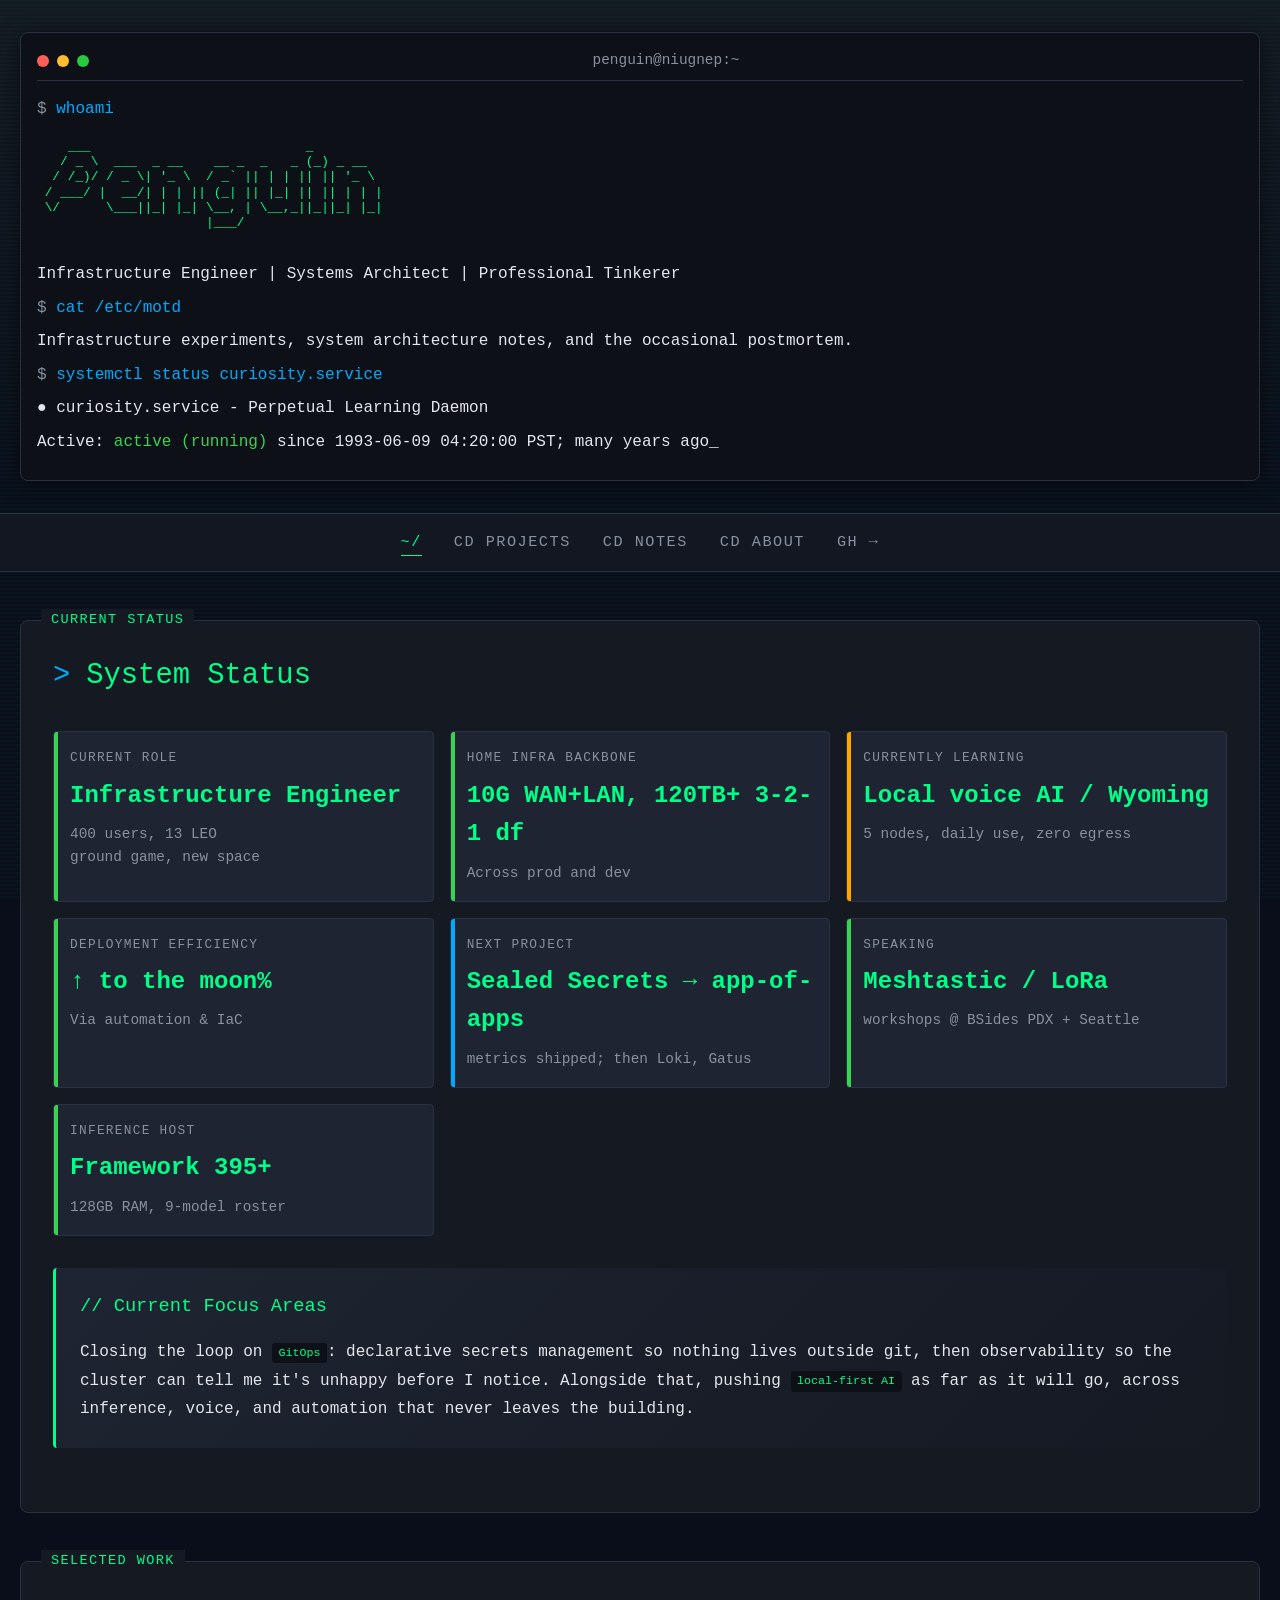
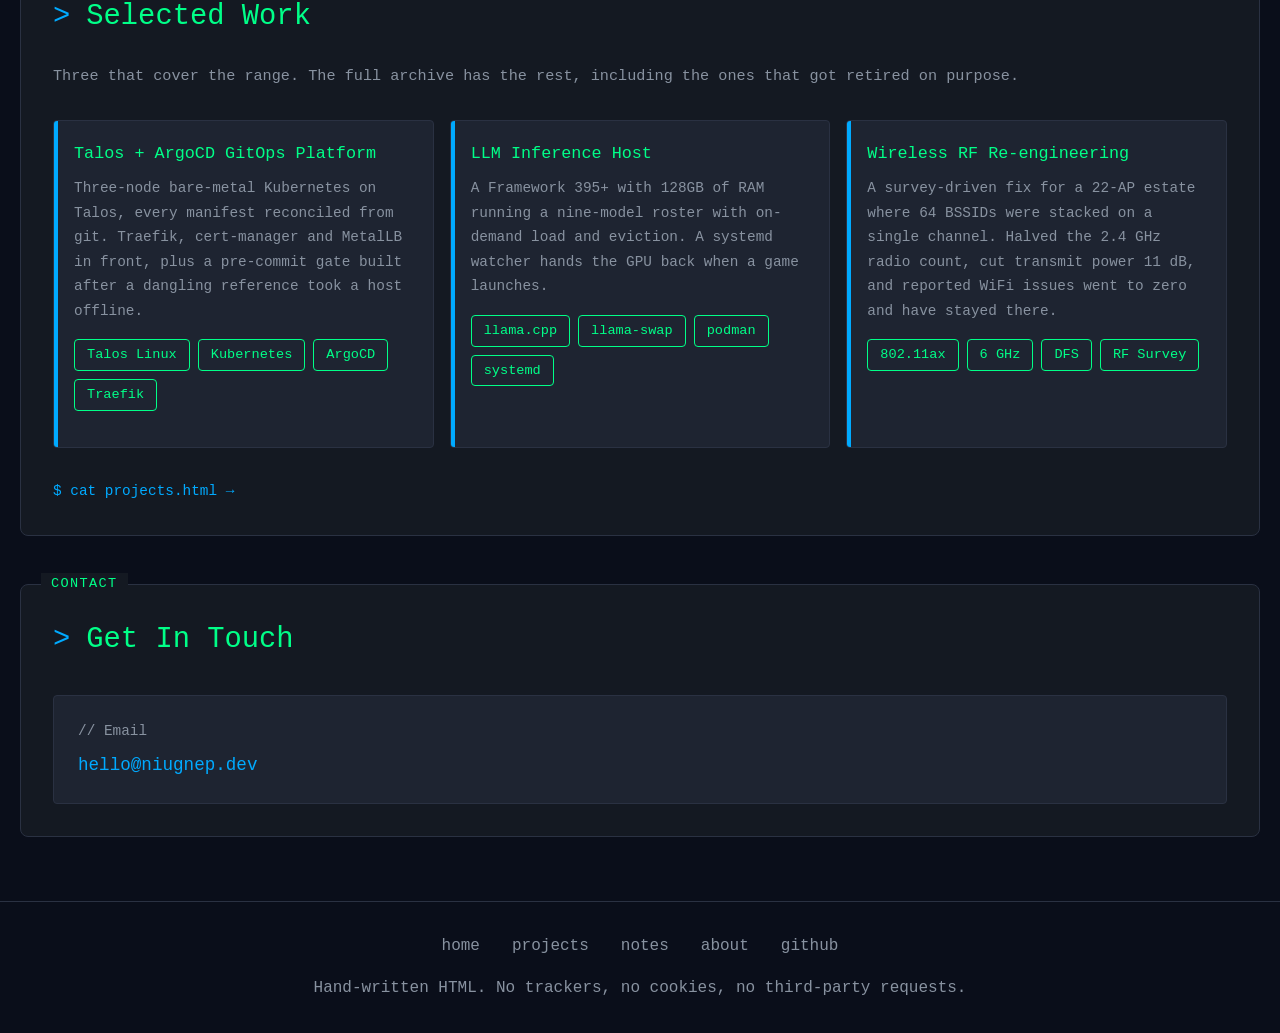
<file: index.html>
<!DOCTYPE html>
<html lang="en">
<head>
    <meta charset="UTF-8">
    <meta http-equiv="Content-Security-Policy" content="default-src 'none'; script-src 'self'; style-src 'self'; img-src 'self' data:; base-uri 'none'; form-action 'none'">
    <meta name="viewport" content="width=device-width, initial-scale=1.0">
    <meta name="robots" content="index, follow, noai, noimageai, max-snippet:-1, max-image-preview:large">
    <meta name="tdm-reservation" content="1">
    <title>niugnep.me | Infrastructure Lab</title>
    <meta name="description" content="Infrastructure engineering, homelab experiments, and system architecture notes.">
    <meta property="og:type" content="website">
    <meta property="og:site_name" content="niugnep.me">
    <meta property="og:title" content="niugnep.me | Infrastructure Lab">
    <meta property="og:description" content="Infrastructure engineering, homelab experiments, and system architecture notes.">
    <meta property="og:url" content="https://niugnep.me/">
    <meta name="twitter:card" content="summary">
    <link rel="icon" href="data:image/svg+xml,%3Csvg%20xmlns='http://www.w3.org/2000/svg'%20viewBox='0%200%2032%2032'%3E%3Crect%20width='32'%20height='32'%20rx='6'%20fill='%230a0e1a'/%3E%3Ctext%20x='16'%20y='23'%20font-family='monospace'%20font-size='18'%20fill='%2300ff88'%20text-anchor='middle'%3E%3E_%3C/text%3E%3C/svg%3E">
    <link rel="stylesheet" href="/style.css">
</head>
<body>
    <div class="matrix-bg"></div>

    <header>
        <div class="container">
            <div class="terminal-header">
                <div class="terminal-bar">
                    <div class="terminal-dots">
                        <span class="dot red"></span>
                        <span class="dot yellow"></span>
                        <span class="dot green"></span>
                    </div>
                    <div class="terminal-title">penguin@niugnep:~</div>
                </div>
                <div class="terminal-content">
                    <div>
                        <span class="prompt">$</span>
                        <span class="command"> whoami</span>
                    </div>
                    <pre class="ascii-art" role="img" aria-label="Penguin">
    ___                            _        
   / _ \  ___  _ __    __ _  _   _ (_) _ __  
  / /_)/ / _ \| '_ \  / _` || | | || || '_ \ 
 / ___/ |  __/| | | || (_| || |_| || || | | |
 \/      \___||_| |_| \__, | \__,_||_||_| |_|
                      |___/                   
                    </pre>
                    <div class="output">Infrastructure Engineer | Systems Architect | Professional Tinkerer</div>
                    <div>
                        <span class="prompt">$</span>
                        <span class="command"> cat /etc/motd</span>
                    </div>
                    <div class="output">Infrastructure experiments, system architecture notes, and the occasional postmortem.</div>
                    <div>
                        <span class="prompt">$</span>
                        <span class="command"> systemctl status curiosity.service</span>
                    </div>
                    <div class="output">● curiosity.service - Perpetual Learning Daemon</div>
                    <div class="output">   Active: <span class="output-ok">active (running)</span> since 1993-06-09 04:20:00 PST; many years ago<span class="blink">_</span></div>
                </div>
            </div>
        </div>
    </header>

    <nav>
        <div class="container">
            <ul>
                <li><a href="/" aria-current="page">~/</a></li>
                <li><a href="/projects.html">cd projects</a></li>
                <li><a href="/notes.html">cd notes</a></li>
                <li><a href="/about.html">cd about</a></li>
                <li><a href="https://github.com/niugnepenguin" target="_blank" rel="noopener">gh →</a></li>
            </ul>
        </div>
    </nav>

    <div class="container">
        <section id="current" class="content-section" data-section="Current Status">
            <h2>System Status</h2>

            <div class="status-grid">
                <div class="status-card">
                    <div class="status-label">Current Role</div>
                    <div class="status-value">Infrastructure Engineer</div>
                    <div class="status-detail">400 users, 13 LEO</div>
                    <div class="status-detail">ground game, new space</div>
                </div>

                <div class="status-card">
                    <div class="status-label">Home Infra Backbone</div>
                    <div class="status-value">10G WAN+LAN, 120TB+ 3-2-1 df</div>
                    <div class="status-detail">Across prod and dev</div>
                </div>

                <div class="status-card learning">
                    <div class="status-label">Currently Learning</div>
                    <div class="status-value">Local voice AI / Wyoming</div>
                    <div class="status-detail">5 nodes, daily use, zero egress</div>
                </div>

                <div class="status-card">
                    <div class="status-label">Deployment Efficiency</div>
                    <div class="status-value">↑ to the moon%</div>
                    <div class="status-detail">Via automation &amp; IaC</div>
                </div>

                <div class="status-card planned">
                    <div class="status-label">Next Project</div>
                    <div class="status-value">Sealed Secrets → app-of-apps</div>
                    <div class="status-detail">metrics shipped; then Loki, Gatus</div>
                </div>

                <div class="status-card">
                    <div class="status-label">Speaking</div>
                    <div class="status-value">Meshtastic / LoRa</div>
                    <div class="status-detail">workshops @ BSides PDX + Seattle</div>
                </div>

                <div class="status-card">
                    <div class="status-label">Inference Host</div>
                    <div class="status-value">Framework 395+</div>
                    <div class="status-detail">128GB RAM, 9-model roster</div>
                </div>
            </div>

            <div class="philosophy-block">
                <h3>// Current Focus Areas</h3>
                <p>Closing the loop on <code>GitOps</code>: declarative secrets management so nothing lives outside git, then observability so the cluster can tell me it's unhappy before I notice. Alongside that, pushing <code>local-first AI</code> as far as it will go, across inference, voice, and automation that never leaves the building.</p>
            </div>
        </section>

        <section id="work" class="content-section" data-section="Selected Work">
            <h2>Selected Work</h2>
            <p class="section-intro">Three that cover the range. The full archive has the rest, including the ones that got retired on purpose.</p>

            <div class="highlight-grid">
                <a class="highlight-card" href="/projects.html#talos-gitops">
                    <h3 class="highlight-title">Talos + ArgoCD GitOps Platform</h3>
                    <p>Three-node bare-metal Kubernetes on Talos, every manifest reconciled from git. Traefik, cert-manager and MetalLB in front, plus a pre-commit gate built after a dangling reference took a host offline.</p>
                    <div class="tech-stack">
                        <span class="tech-badge">Talos Linux</span>
                        <span class="tech-badge">Kubernetes</span>
                        <span class="tech-badge">ArgoCD</span>
                        <span class="tech-badge">Traefik</span>
                    </div>
                </a>

                <a class="highlight-card" href="/projects.html#llm-host">
                    <h3 class="highlight-title">LLM Inference Host</h3>
                    <p>A Framework 395+ with 128GB of RAM running a nine-model roster with on-demand load and eviction. A systemd watcher hands the GPU back when a game launches.</p>
                    <div class="tech-stack">
                        <span class="tech-badge">llama.cpp</span>
                        <span class="tech-badge">llama-swap</span>
                        <span class="tech-badge">podman</span>
                        <span class="tech-badge">systemd</span>
                    </div>
                </a>

                <a class="highlight-card" href="/projects.html#rf-survey">
                    <h3 class="highlight-title">Wireless RF Re-engineering</h3>
                    <p>A survey-driven fix for a 22-AP estate where 64 BSSIDs were stacked on a single channel. Halved the 2.4 GHz radio count, cut transmit power 11 dB, and reported WiFi issues went to zero and have stayed there.</p>
                    <div class="tech-stack">
                        <span class="tech-badge">802.11ax</span>
                        <span class="tech-badge">6 GHz</span>
                        <span class="tech-badge">DFS</span>
                        <span class="tech-badge">RF Survey</span>
                    </div>
                </a>
            </div>

            <div class="section-more">
                <a href="/projects.html">$ cat projects.html →</a>
            </div>
        </section>

        <section id="contact" class="content-section" data-section="Contact">
            <h2>Get In Touch</h2>

            <div class="contact-grid">
                <div class="contact-method">
                    <div class="contact-label">// Email</div>
                    <div class="contact-value">
                        <span id="email-contact"></span>
                    </div>
                </div>
            </div>
        </section>
    </div>

    <footer>
        <div class="container">
            <div class="footer-links">
                <a href="/">home</a>
                <a href="/projects.html">projects</a>
                <a href="/notes.html">notes</a>
                <a href="/about.html">about</a>
                <a href="https://github.com/niugnepenguin" target="_blank" rel="noopener">github</a>
            </div>
            <div>Hand-written HTML. No trackers, no cookies, no third-party requests.</div>
        </div>
    </footer>

    <script src="/email.js"></script>
</body>
</html>
</file>
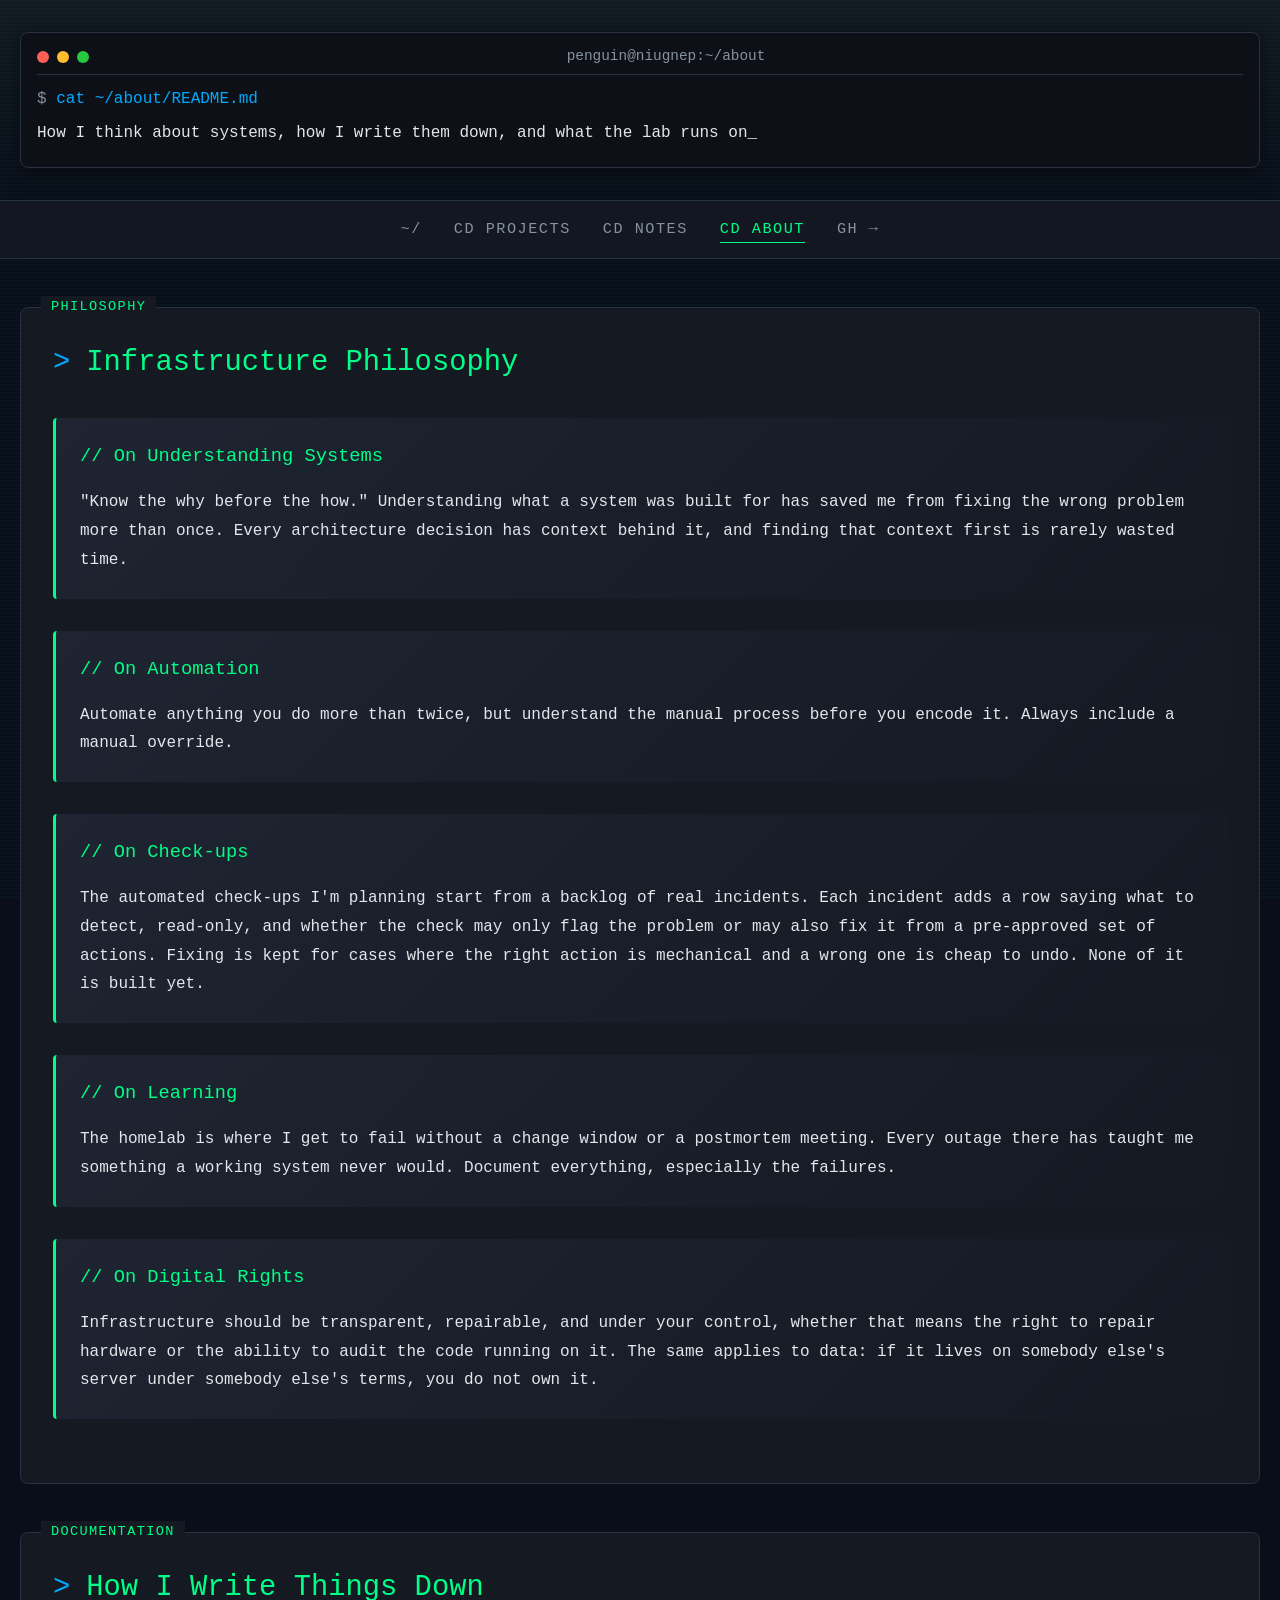
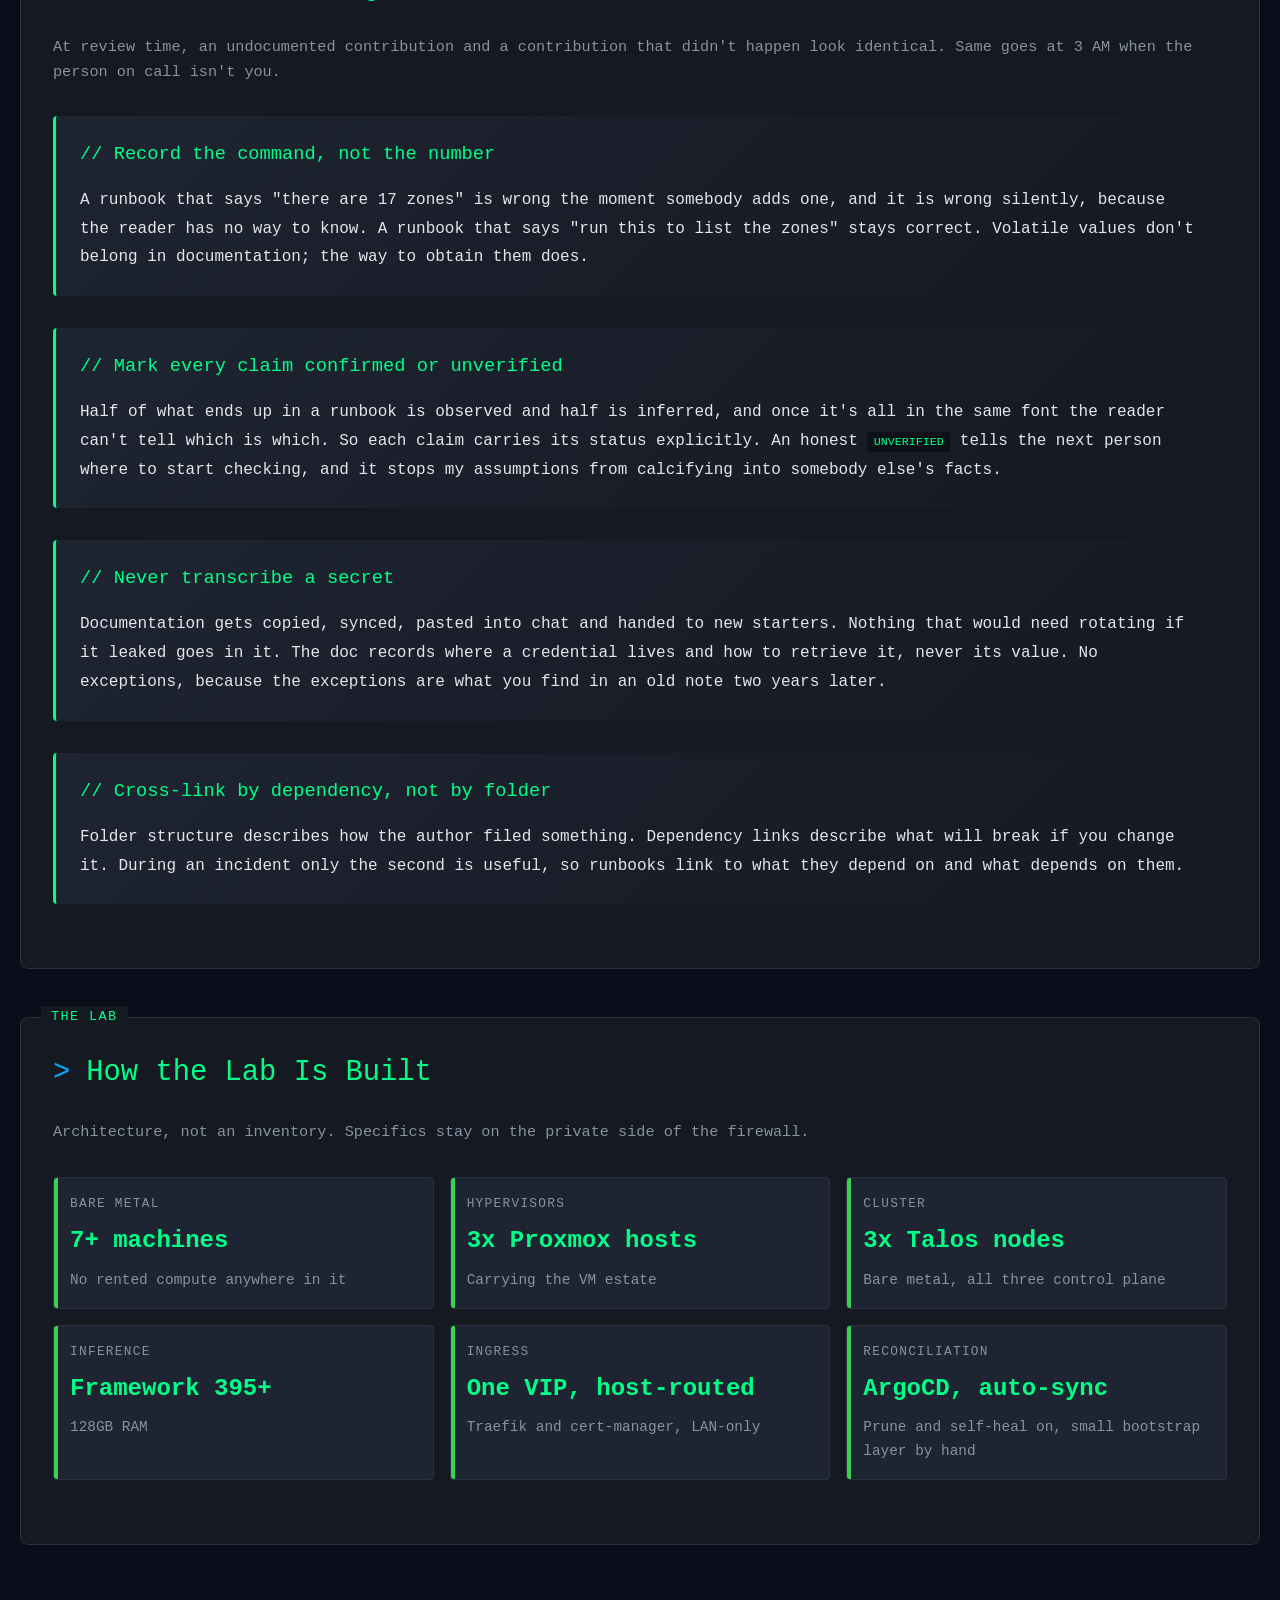
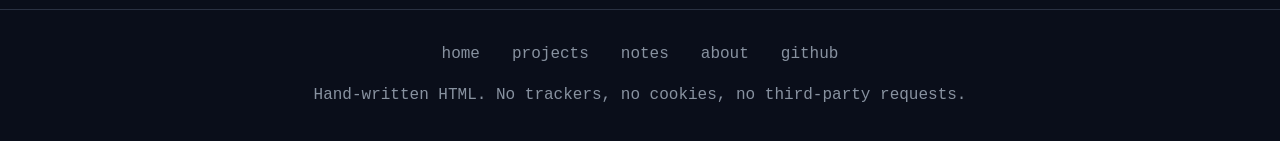
<file: about.html>
<!DOCTYPE html>
<html lang="en">
<head>
    <meta charset="UTF-8">
    <meta http-equiv="Content-Security-Policy" content="default-src 'none'; script-src 'self'; style-src 'self'; img-src 'self' data:; base-uri 'none'; form-action 'none'">
    <meta name="viewport" content="width=device-width, initial-scale=1.0">
    <meta name="robots" content="index, follow, noai, noimageai, max-snippet:-1, max-image-preview:large">
    <meta name="tdm-reservation" content="1">
    <title>About | niugnep.me</title>
    <meta name="description" content="Infrastructure philosophy, documentation conventions, and what the lab is actually built out of.">
    <meta property="og:type" content="website">
    <meta property="og:site_name" content="niugnep.me">
    <meta property="og:title" content="About | niugnep.me">
    <meta property="og:description" content="Infrastructure philosophy, documentation conventions, and what the lab is actually built out of.">
    <meta property="og:url" content="https://niugnep.me/about.html">
    <meta name="twitter:card" content="summary">
    <link rel="icon" href="data:image/svg+xml,%3Csvg%20xmlns='http://www.w3.org/2000/svg'%20viewBox='0%200%2032%2032'%3E%3Crect%20width='32'%20height='32'%20rx='6'%20fill='%230a0e1a'/%3E%3Ctext%20x='16'%20y='23'%20font-family='monospace'%20font-size='18'%20fill='%2300ff88'%20text-anchor='middle'%3E%3E_%3C/text%3E%3C/svg%3E">
    <link rel="stylesheet" href="/style.css">
</head>
<body>
    <div class="matrix-bg"></div>

    <header>
        <div class="container">
            <div class="terminal-header compact">
                <div class="terminal-bar">
                    <div class="terminal-dots">
                        <span class="dot red"></span>
                        <span class="dot yellow"></span>
                        <span class="dot green"></span>
                    </div>
                    <div class="terminal-title">penguin@niugnep:~/about</div>
                </div>
                <div class="terminal-content">
                    <div>
                        <span class="prompt">$</span>
                        <span class="command"> cat ~/about/README.md</span>
                    </div>
                    <div class="output">How I think about systems, how I write them down, and what the lab runs on<span class="blink">_</span></div>
                </div>
            </div>
        </div>
    </header>

    <nav>
        <div class="container">
            <ul>
                <li><a href="/">~/</a></li>
                <li><a href="/projects.html">cd projects</a></li>
                <li><a href="/notes.html">cd notes</a></li>
                <li><a href="/about.html" aria-current="page">cd about</a></li>
                <li><a href="https://github.com/niugnepenguin" target="_blank" rel="noopener">gh →</a></li>
            </ul>
        </div>
    </nav>

    <div class="container">
        <section id="philosophy" class="content-section" data-section="Philosophy">
            <h2>Infrastructure Philosophy</h2>

            <div class="philosophy-block">
                <h3>// On Understanding Systems</h3>
                <p>"Know the why before the how." Understanding what a system was built for has saved me from fixing the wrong problem more than once. Every architecture decision has context behind it, and finding that context first is rarely wasted time.</p>
            </div>

            <div class="philosophy-block">
                <h3>// On Automation</h3>
                <p>Automate anything you do more than twice, but understand the manual process before you encode it. Always include a manual override.</p>
            </div>

            <div class="philosophy-block">
                <h3>// On Check-ups</h3>
                <p>The automated check-ups I'm planning start from a backlog of real incidents. Each incident adds a row saying what to detect, read-only, and whether the check may only flag the problem or may also fix it from a pre-approved set of actions. Fixing is kept for cases where the right action is mechanical and a wrong one is cheap to undo. None of it is built yet.</p>
            </div>

            <div class="philosophy-block">
                <h3>// On Learning</h3>
                <p>The homelab is where I get to fail without a change window or a postmortem meeting. Every outage there has taught me something a working system never would. Document everything, especially the failures.</p>
            </div>

            <div class="philosophy-block">
                <h3>// On Digital Rights</h3>
                <p>Infrastructure should be transparent, repairable, and under your control, whether that means the right to repair hardware or the ability to audit the code running on it. The same applies to data: if it lives on somebody else's server under somebody else's terms, you do not own it.</p>
            </div>
        </section>

        <section id="documentation" class="content-section" data-section="Documentation">
            <h2>How I Write Things Down</h2>
            <p class="section-intro">At review time, an undocumented contribution and a contribution that didn't happen look identical. Same goes at 3 AM when the person on call isn't you.</p>

            <div class="philosophy-block">
                <h3>// Record the command, not the number</h3>
                <p>A runbook that says "there are 17 zones" is wrong the moment somebody adds one, and it is wrong silently, because the reader has no way to know. A runbook that says "run this to list the zones" stays correct. Volatile values don't belong in documentation; the way to obtain them does.</p>
            </div>

            <div class="philosophy-block">
                <h3>// Mark every claim confirmed or unverified</h3>
                <p>Half of what ends up in a runbook is observed and half is inferred, and once it's all in the same font the reader can't tell which is which. So each claim carries its status explicitly. An honest <code>UNVERIFIED</code> tells the next person where to start checking, and it stops my assumptions from calcifying into somebody else's facts.</p>
            </div>

            <div class="philosophy-block">
                <h3>// Never transcribe a secret</h3>
                <p>Documentation gets copied, synced, pasted into chat and handed to new starters. Nothing that would need rotating if it leaked goes in it. The doc records where a credential lives and how to retrieve it, never its value. No exceptions, because the exceptions are what you find in an old note two years later.</p>
            </div>

            <div class="philosophy-block">
                <h3>// Cross-link by dependency, not by folder</h3>
                <p>Folder structure describes how the author filed something. Dependency links describe what will break if you change it. During an incident only the second is useful, so runbooks link to what they depend on and what depends on them.</p>
            </div>
        </section>

        <section id="uses" class="content-section" data-section="The Lab">
            <h2>How the Lab Is Built</h2>
            <p class="section-intro">Architecture, not an inventory. Specifics stay on the private side of the firewall.</p>

            <div class="status-grid">
                <div class="status-card">
                    <div class="status-label">Bare Metal</div>
                    <div class="status-value">7+ machines</div>
                    <div class="status-detail">No rented compute anywhere in it</div>
                </div>

                <div class="status-card">
                    <div class="status-label">Hypervisors</div>
                    <div class="status-value">3x Proxmox hosts</div>
                    <div class="status-detail">Carrying the VM estate</div>
                </div>

                <div class="status-card">
                    <div class="status-label">Cluster</div>
                    <div class="status-value">3x Talos nodes</div>
                    <div class="status-detail">Bare metal, all three control plane</div>
                </div>

                <div class="status-card">
                    <div class="status-label">Inference</div>
                    <div class="status-value">Framework 395+</div>
                    <div class="status-detail">128GB RAM</div>
                </div>

                <div class="status-card">
                    <div class="status-label">Ingress</div>
                    <div class="status-value">One VIP, host-routed</div>
                    <div class="status-detail">Traefik and cert-manager, LAN-only</div>
                </div>

                <div class="status-card">
                    <div class="status-label">Reconciliation</div>
                    <div class="status-value">ArgoCD, auto-sync</div>
                    <div class="status-detail">Prune and self-heal on, small bootstrap layer by hand</div>
                </div>
            </div>
        </section>

    </div>

    <footer>
        <div class="container">
            <div class="footer-links">
                <a href="/">home</a>
                <a href="/projects.html">projects</a>
                <a href="/notes.html">notes</a>
                <a href="/about.html">about</a>
                <a href="https://github.com/niugnepenguin" target="_blank" rel="noopener">github</a>
            </div>
            <div>Hand-written HTML. No trackers, no cookies, no third-party requests.</div>
        </div>
    </footer>
</body>
</html>
</file>
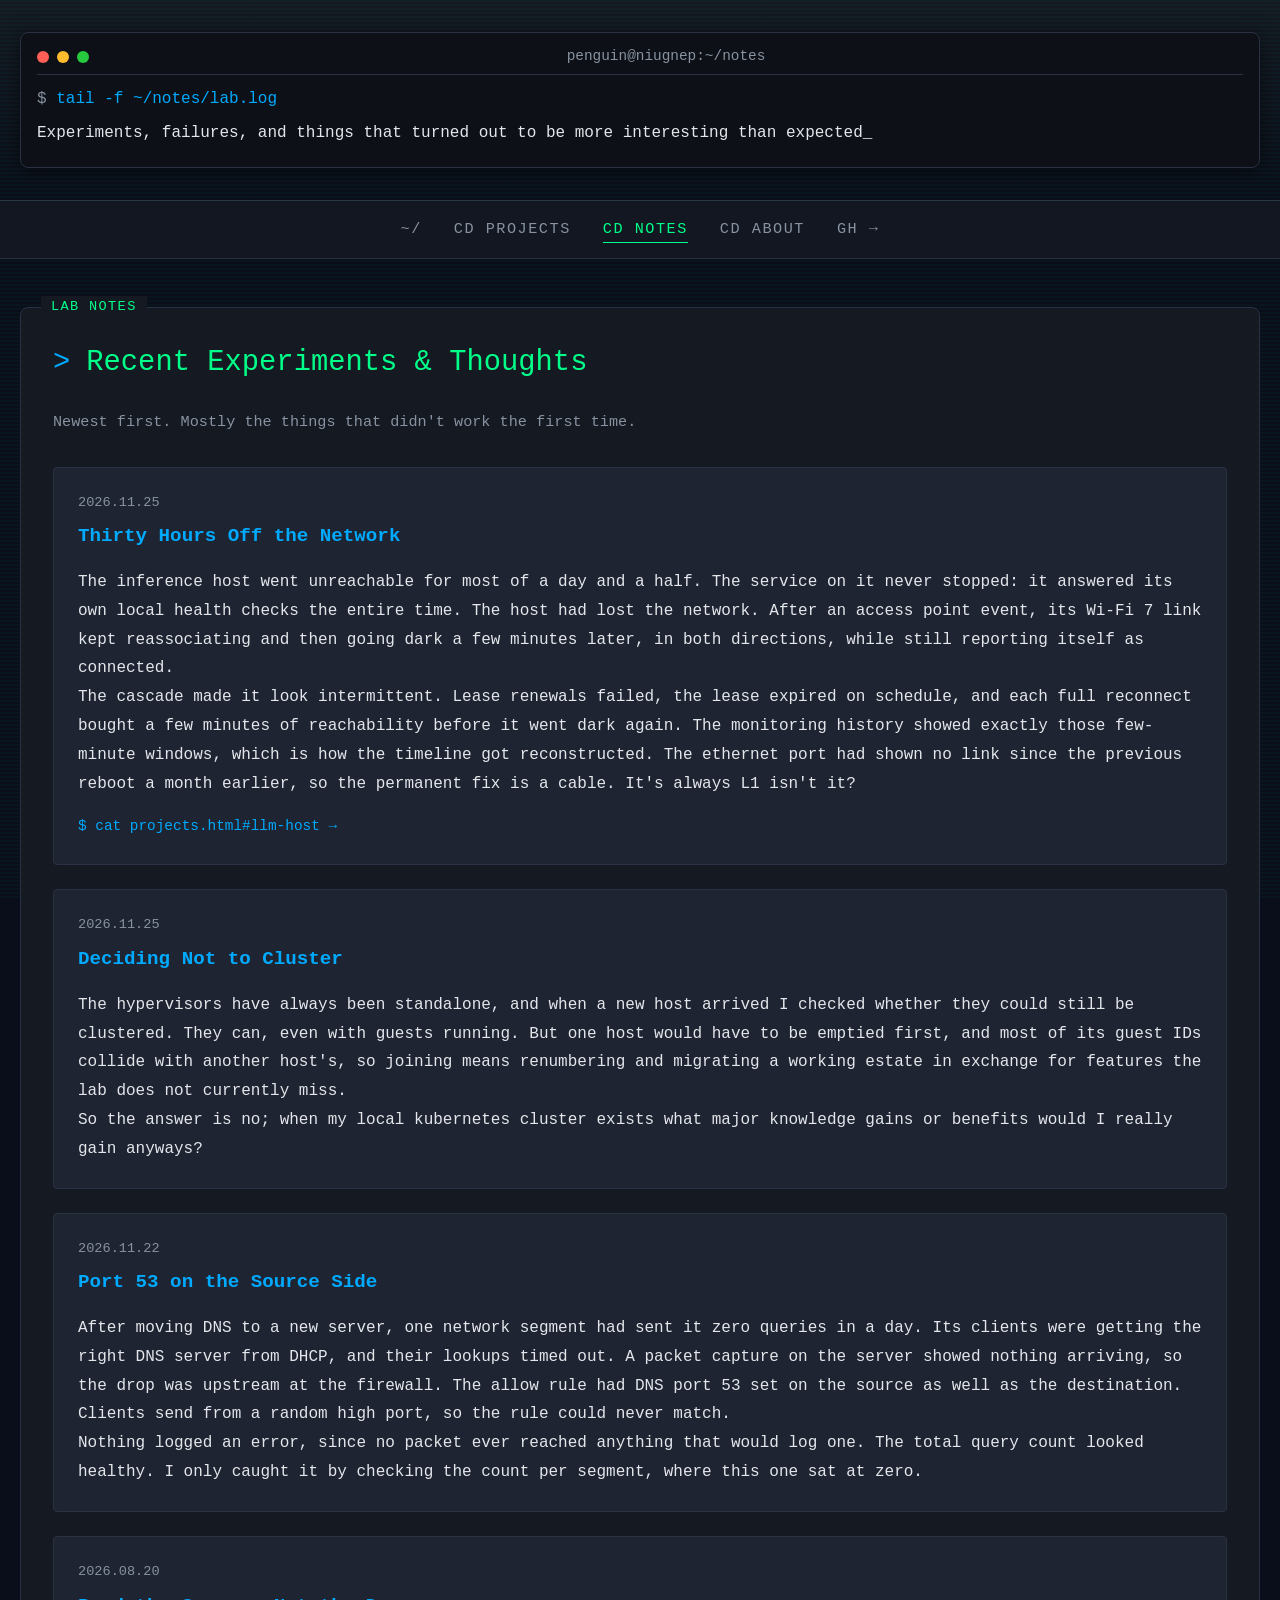
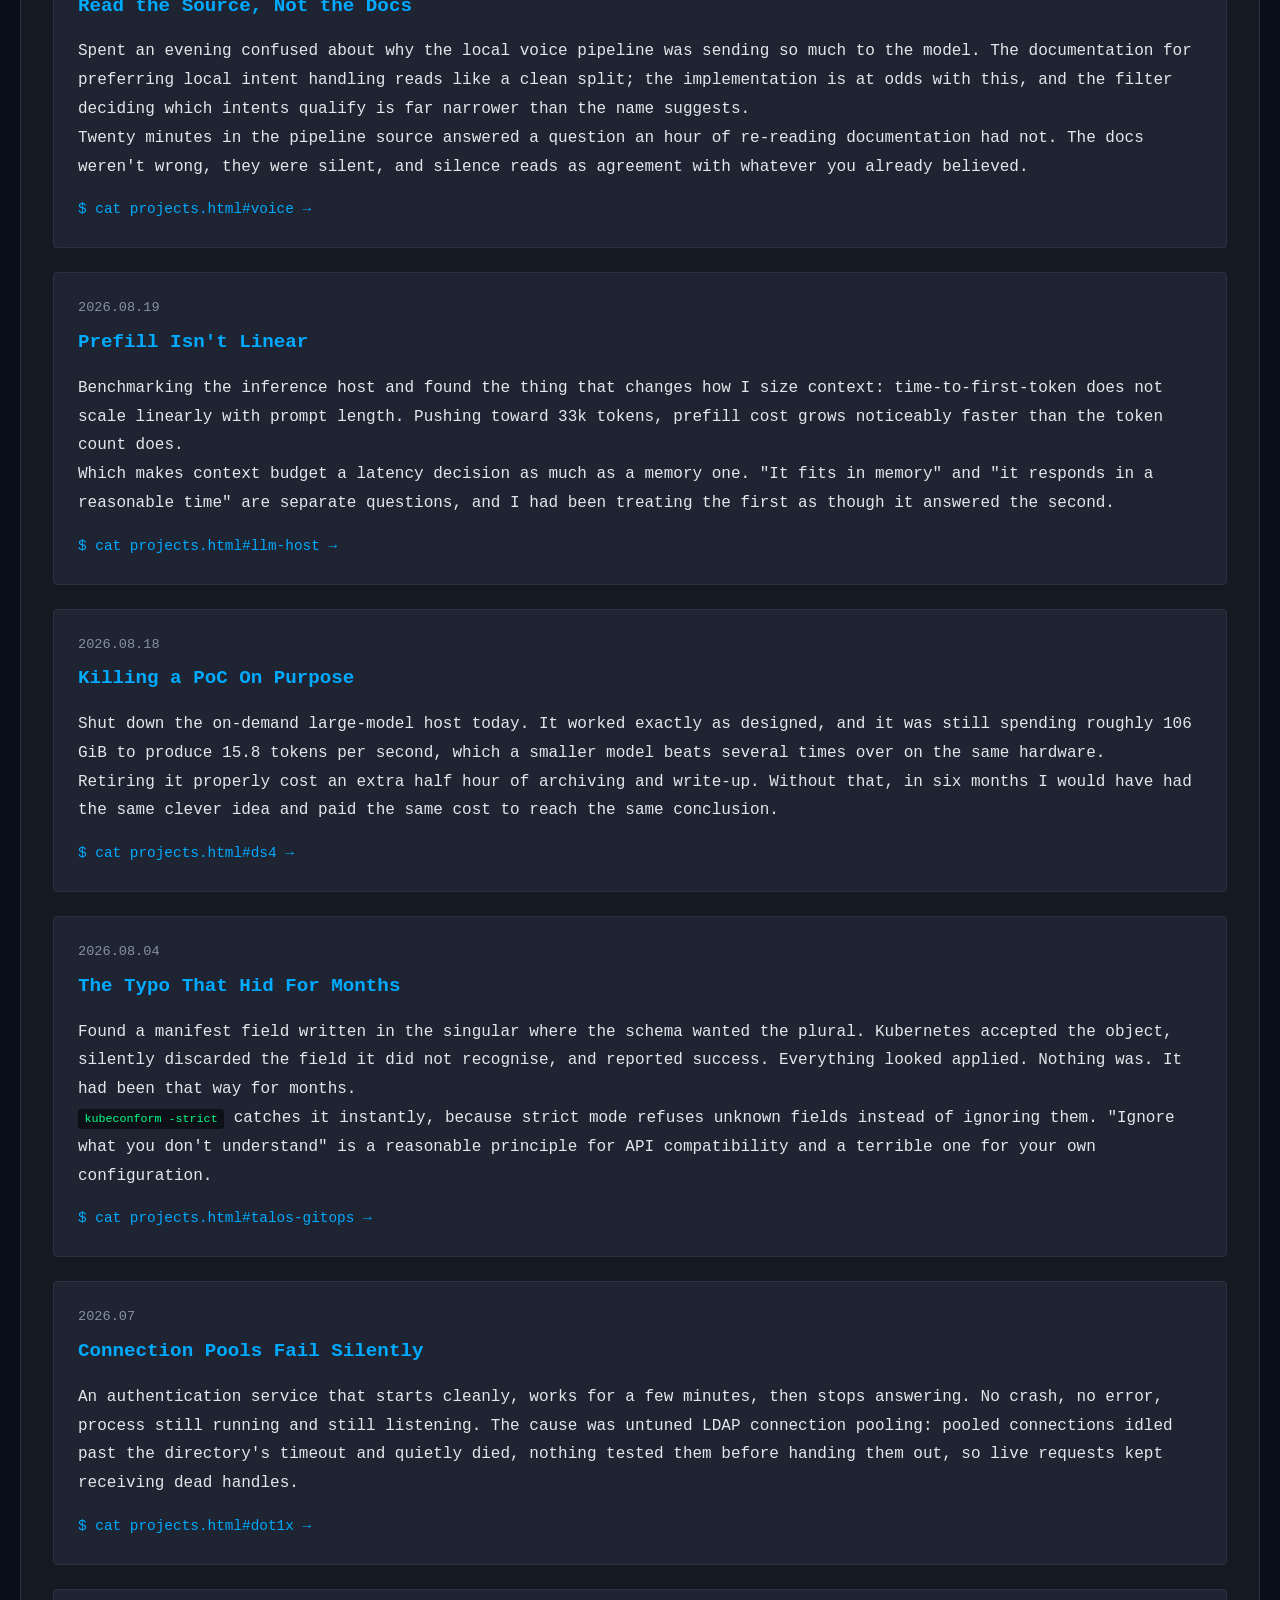
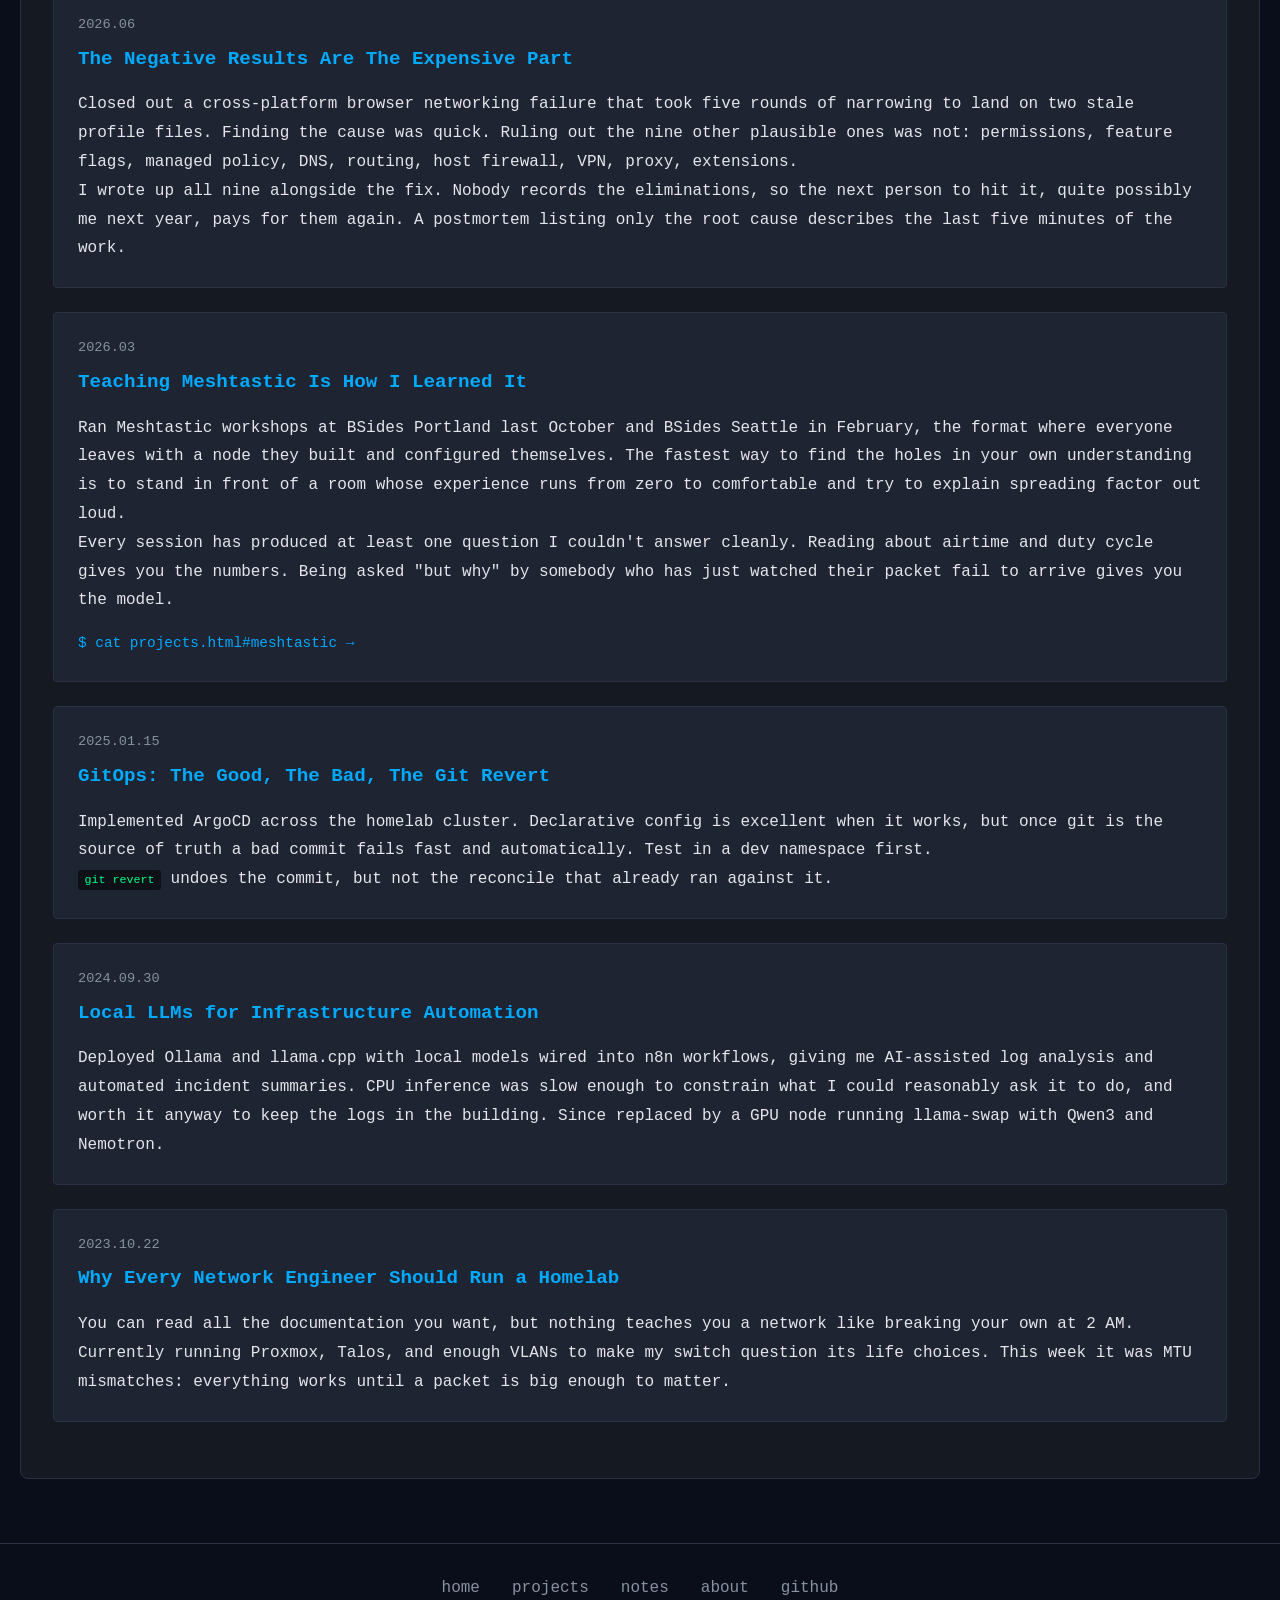
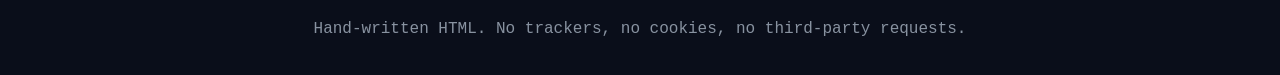
<file: notes.html>
<!DOCTYPE html>
<html lang="en">
<head>
    <meta charset="UTF-8">
    <meta http-equiv="Content-Security-Policy" content="default-src 'none'; script-src 'self'; style-src 'self'; img-src 'self' data:; base-uri 'none'; form-action 'none'">
    <meta name="viewport" content="width=device-width, initial-scale=1.0">
    <meta name="robots" content="index, follow, noai, noimageai, max-snippet:-1, max-image-preview:large">
    <meta name="tdm-reservation" content="1">
    <title>Lab Notes | niugnep.me</title>
    <meta name="description" content="Experiments, failures, and things that turned out to be more interesting than expected.">
    <meta property="og:type" content="website">
    <meta property="og:site_name" content="niugnep.me">
    <meta property="og:title" content="Lab Notes | niugnep.me">
    <meta property="og:description" content="Experiments, failures, and things that turned out to be more interesting than expected.">
    <meta property="og:url" content="https://niugnep.me/notes.html">
    <meta name="twitter:card" content="summary">
    <link rel="icon" href="data:image/svg+xml,%3Csvg%20xmlns='http://www.w3.org/2000/svg'%20viewBox='0%200%2032%2032'%3E%3Crect%20width='32'%20height='32'%20rx='6'%20fill='%230a0e1a'/%3E%3Ctext%20x='16'%20y='23'%20font-family='monospace'%20font-size='18'%20fill='%2300ff88'%20text-anchor='middle'%3E%3E_%3C/text%3E%3C/svg%3E">
    <link rel="stylesheet" href="/style.css">
</head>
<body>
    <div class="matrix-bg"></div>

    <header>
        <div class="container">
            <div class="terminal-header compact">
                <div class="terminal-bar">
                    <div class="terminal-dots">
                        <span class="dot red"></span>
                        <span class="dot yellow"></span>
                        <span class="dot green"></span>
                    </div>
                    <div class="terminal-title">penguin@niugnep:~/notes</div>
                </div>
                <div class="terminal-content">
                    <div>
                        <span class="prompt">$</span>
                        <span class="command"> tail -f ~/notes/lab.log</span>
                    </div>
                    <div class="output">Experiments, failures, and things that turned out to be more interesting than expected<span class="blink">_</span></div>
                </div>
            </div>
        </div>
    </header>

    <nav>
        <div class="container">
            <ul>
                <li><a href="/">~/</a></li>
                <li><a href="/projects.html">cd projects</a></li>
                <li><a href="/notes.html" aria-current="page">cd notes</a></li>
                <li><a href="/about.html">cd about</a></li>
                <li><a href="https://github.com/niugnepenguin" target="_blank" rel="noopener">gh →</a></li>
            </ul>
        </div>
    </nav>

    <div class="container">
        <section class="content-section" data-section="Lab Notes">
            <h2>Recent Experiments &amp; Thoughts</h2>
            <p class="section-intro">Newest first. Mostly the things that didn't work the first time.</p>

            <div class="lab-note">
                <div class="note-date">2026.11.25</div>
                <h3 class="note-title">Thirty Hours Off the Network</h3>
                <div class="note-content">
                    <p>The inference host went unreachable for most of a day and a half. The service on it never stopped: it answered its own local health checks the entire time. The host had lost the network. After an access point event, its Wi-Fi 7 link kept reassociating and then going dark a few minutes later, in both directions, while still reporting itself as connected.</p>
                    <p>The cascade made it look intermittent. Lease renewals failed, the lease expired on schedule, and each full reconnect bought a few minutes of reachability before it went dark again. The monitoring history showed exactly those few-minute windows, which is how the timeline got reconstructed. The ethernet port had shown no link since the previous reboot a month earlier, so the permanent fix is a cable. It's always L1 isn't it?</p>
                    <div class="note-link"><a href="/projects.html#llm-host">$ cat projects.html#llm-host →</a></div>
                </div>
            </div>

            <div class="lab-note">
                <div class="note-date">2026.11.25</div>
                <h3 class="note-title">Deciding Not to Cluster</h3>
                <div class="note-content">
                    <p>The hypervisors have always been standalone, and when a new host arrived I checked whether they could still be clustered. They can, even with guests running. But one host would have to be emptied first, and most of its guest IDs collide with another host's, so joining means renumbering and migrating a working estate in exchange for features the lab does not currently miss.</p>
                    <p>So the answer is no; when my local kubernetes cluster exists what major knowledge gains or benefits would I really gain anyways?</p>
                </div>
            </div>

            <div class="lab-note">
                <div class="note-date">2026.11.22</div>
                <h3 class="note-title">Port 53 on the Source Side</h3>
                <div class="note-content">
                    <p>After moving DNS to a new server, one network segment had sent it zero queries in a day. Its clients were getting the right DNS server from DHCP, and their lookups timed out. A packet capture on the server showed nothing arriving, so the drop was upstream at the firewall. The allow rule had DNS port 53 set on the source as well as the destination. Clients send from a random high port, so the rule could never match.</p>
                    <p>Nothing logged an error, since no packet ever reached anything that would log one. The total query count looked healthy. I only caught it by checking the count per segment, where this one sat at zero.</p>
                </div>
            </div>

            <div class="lab-note">
                <div class="note-date">2026.08.20</div>
                <h3 class="note-title">Read the Source, Not the Docs</h3>
                <div class="note-content">
                    <p>Spent an evening confused about why the local voice pipeline was sending so much to the model. The documentation for preferring local intent handling reads like a clean split; the implementation is at odds with this, and the filter deciding which intents qualify is far narrower than the name suggests.</p>
                    <p>Twenty minutes in the pipeline source answered a question an hour of re-reading documentation had not. The docs weren't wrong, they were silent, and silence reads as agreement with whatever you already believed.</p>
                    <div class="note-link"><a href="/projects.html#voice">$ cat projects.html#voice →</a></div>
                </div>
            </div>

            <div class="lab-note">
                <div class="note-date">2026.08.19</div>
                <h3 class="note-title">Prefill Isn't Linear</h3>
                <div class="note-content">
                    <p>Benchmarking the inference host and found the thing that changes how I size context: time-to-first-token does not scale linearly with prompt length. Pushing toward 33k tokens, prefill cost grows noticeably faster than the token count does.</p>
                    <p>Which makes context budget a latency decision as much as a memory one. "It fits in memory" and "it responds in a reasonable time" are separate questions, and I had been treating the first as though it answered the second.</p>
                    <div class="note-link"><a href="/projects.html#llm-host">$ cat projects.html#llm-host →</a></div>
                </div>
            </div>

            <div class="lab-note">
                <div class="note-date">2026.08.18</div>
                <h3 class="note-title">Killing a PoC On Purpose</h3>
                <div class="note-content">
                    <p>Shut down the on-demand large-model host today. It worked exactly as designed, and it was still spending roughly 106 GiB to produce 15.8 tokens per second, which a smaller model beats several times over on the same hardware.</p>
                    <p>Retiring it properly cost an extra half hour of archiving and write-up. Without that, in six months I would have had the same clever idea and paid the same cost to reach the same conclusion.</p>
                    <div class="note-link"><a href="/projects.html#ds4">$ cat projects.html#ds4 →</a></div>
                </div>
            </div>

            <div class="lab-note">
                <div class="note-date">2026.08.04</div>
                <h3 class="note-title">The Typo That Hid For Months</h3>
                <div class="note-content">
                    <p>Found a manifest field written in the singular where the schema wanted the plural. Kubernetes accepted the object, silently discarded the field it did not recognise, and reported success. Everything looked applied. Nothing was. It had been that way for months.</p>
                    <p><code>kubeconform -strict</code> catches it instantly, because strict mode refuses unknown fields instead of ignoring them. "Ignore what you don't understand" is a reasonable principle for API compatibility and a terrible one for your own configuration.</p>
                    <div class="note-link"><a href="/projects.html#talos-gitops">$ cat projects.html#talos-gitops →</a></div>
                </div>
            </div>

            <div class="lab-note">
                <div class="note-date">2026.07</div>
                <h3 class="note-title">Connection Pools Fail Silently</h3>
                <div class="note-content">
                    <p>An authentication service that starts cleanly, works for a few minutes, then stops answering. No crash, no error, process still running and still listening. The cause was untuned LDAP connection pooling: pooled connections idled past the directory's timeout and quietly died, nothing tested them before handing them out, so live requests kept receiving dead handles.</p>
                    <div class="note-link"><a href="/projects.html#dot1x">$ cat projects.html#dot1x →</a></div>
                </div>
            </div>

            <div class="lab-note">
                <div class="note-date">2026.06</div>
                <h3 class="note-title">The Negative Results Are The Expensive Part</h3>
                <div class="note-content">
                    <p>Closed out a cross-platform browser networking failure that took five rounds of narrowing to land on two stale profile files. Finding the cause was quick. Ruling out the nine other plausible ones was not: permissions, feature flags, managed policy, DNS, routing, host firewall, VPN, proxy, extensions.</p>
                    <p>I wrote up all nine alongside the fix. Nobody records the eliminations, so the next person to hit it, quite possibly me next year, pays for them again. A postmortem listing only the root cause describes the last five minutes of the work.</p>
                </div>
            </div>

            <div class="lab-note">
                <div class="note-date">2026.03</div>
                <h3 class="note-title">Teaching Meshtastic Is How I Learned It</h3>
                <div class="note-content">
                    <p>Ran Meshtastic workshops at BSides Portland last October and BSides Seattle in February, the format where everyone leaves with a node they built and configured themselves. The fastest way to find the holes in your own understanding is to stand in front of a room whose experience runs from zero to comfortable and try to explain spreading factor out loud.</p>
                    <p>Every session has produced at least one question I couldn't answer cleanly. Reading about airtime and duty cycle gives you the numbers. Being asked "but why" by somebody who has just watched their packet fail to arrive gives you the model.</p>
                    <div class="note-link"><a href="/projects.html#meshtastic">$ cat projects.html#meshtastic →</a></div>
                </div>
            </div>

            <div class="lab-note">
                <div class="note-date">2025.01.15</div>
                <h3 class="note-title">GitOps: The Good, The Bad, The Git Revert</h3>
                <div class="note-content">
                    <p>Implemented ArgoCD across the homelab cluster. Declarative config is excellent when it works, but once git is the source of truth a bad commit fails fast and automatically. Test in a dev namespace first.</p>
                    <p><code>git revert</code> undoes the commit, but not the reconcile that already ran against it.</p>
                </div>
            </div>

            <div class="lab-note">
                <div class="note-date">2024.09.30</div>
                <h3 class="note-title">Local LLMs for Infrastructure Automation</h3>
                <div class="note-content">
                    <p>Deployed Ollama and llama.cpp with local models wired into n8n workflows, giving me AI-assisted log analysis and automated incident summaries. CPU inference was slow enough to constrain what I could reasonably ask it to do, and worth it anyway to keep the logs in the building. Since replaced by a GPU node running llama-swap with Qwen3 and Nemotron.</p>
                </div>
            </div>

            <div class="lab-note">
                <div class="note-date">2023.10.22</div>
                <h3 class="note-title">Why Every Network Engineer Should Run a Homelab</h3>
                <div class="note-content">
                    <p>You can read all the documentation you want, but nothing teaches you a network like breaking your own at 2 AM. Currently running Proxmox, Talos, and enough VLANs to make my switch question its life choices. This week it was MTU mismatches: everything works until a packet is big enough to matter.</p>
                </div>
            </div>
        </section>
    </div>

    <footer>
        <div class="container">
            <div class="footer-links">
                <a href="/">home</a>
                <a href="/projects.html">projects</a>
                <a href="/notes.html">notes</a>
                <a href="/about.html">about</a>
                <a href="https://github.com/niugnepenguin" target="_blank" rel="noopener">github</a>
            </div>
            <div>Hand-written HTML. No trackers, no cookies, no third-party requests.</div>
        </div>
    </footer>
</body>
</html>
</file>
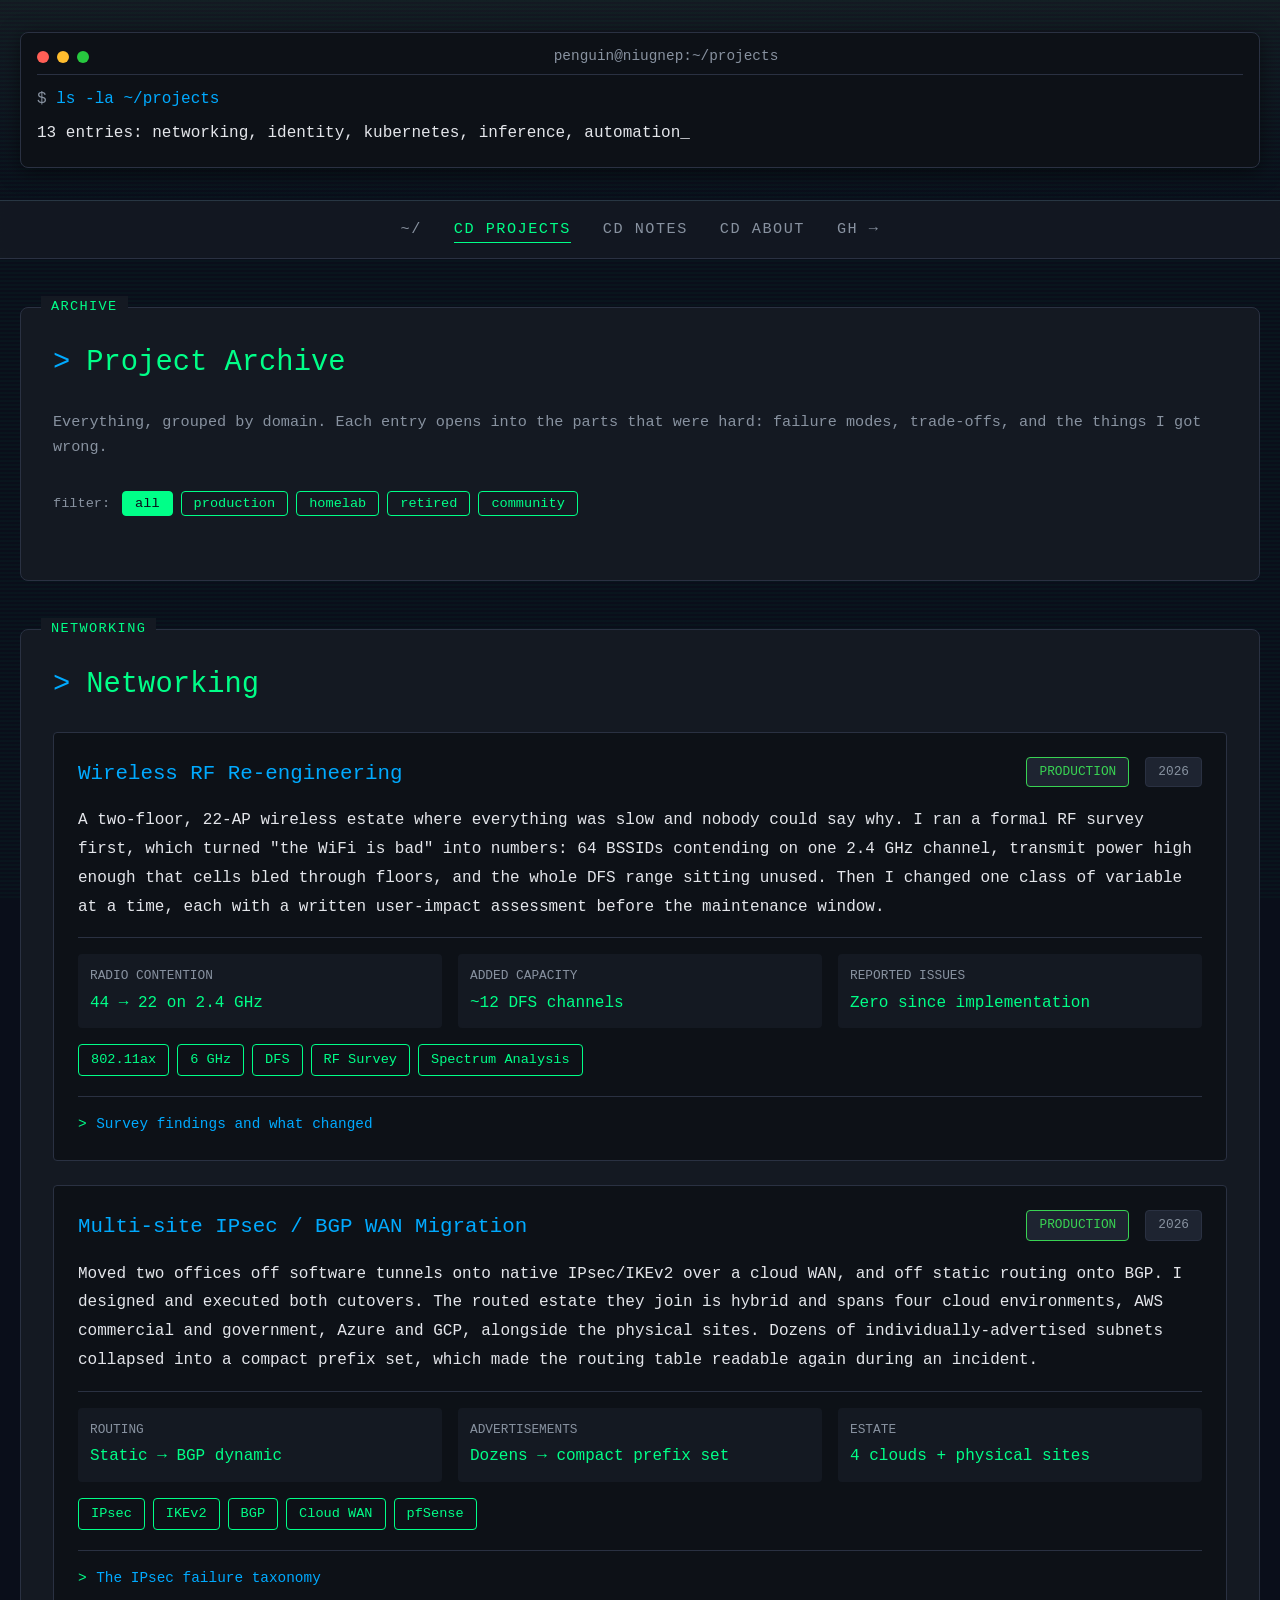
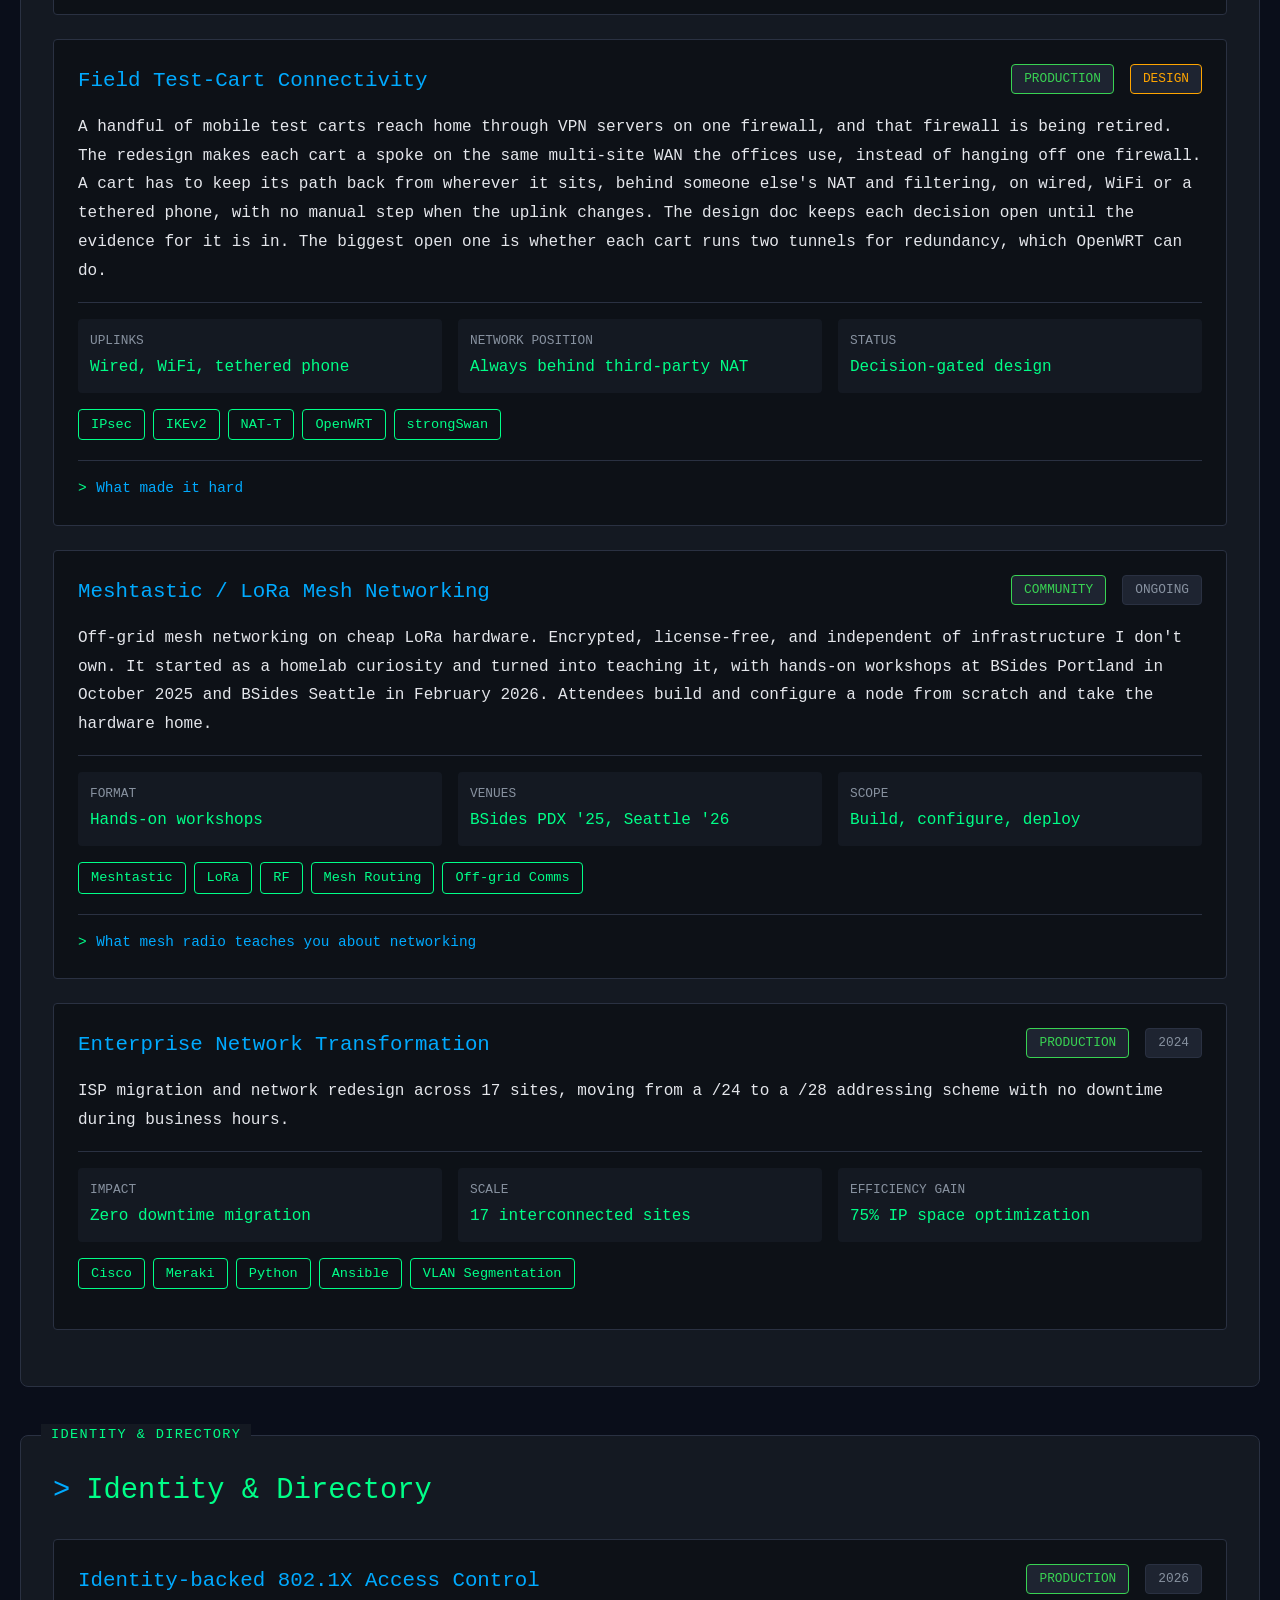
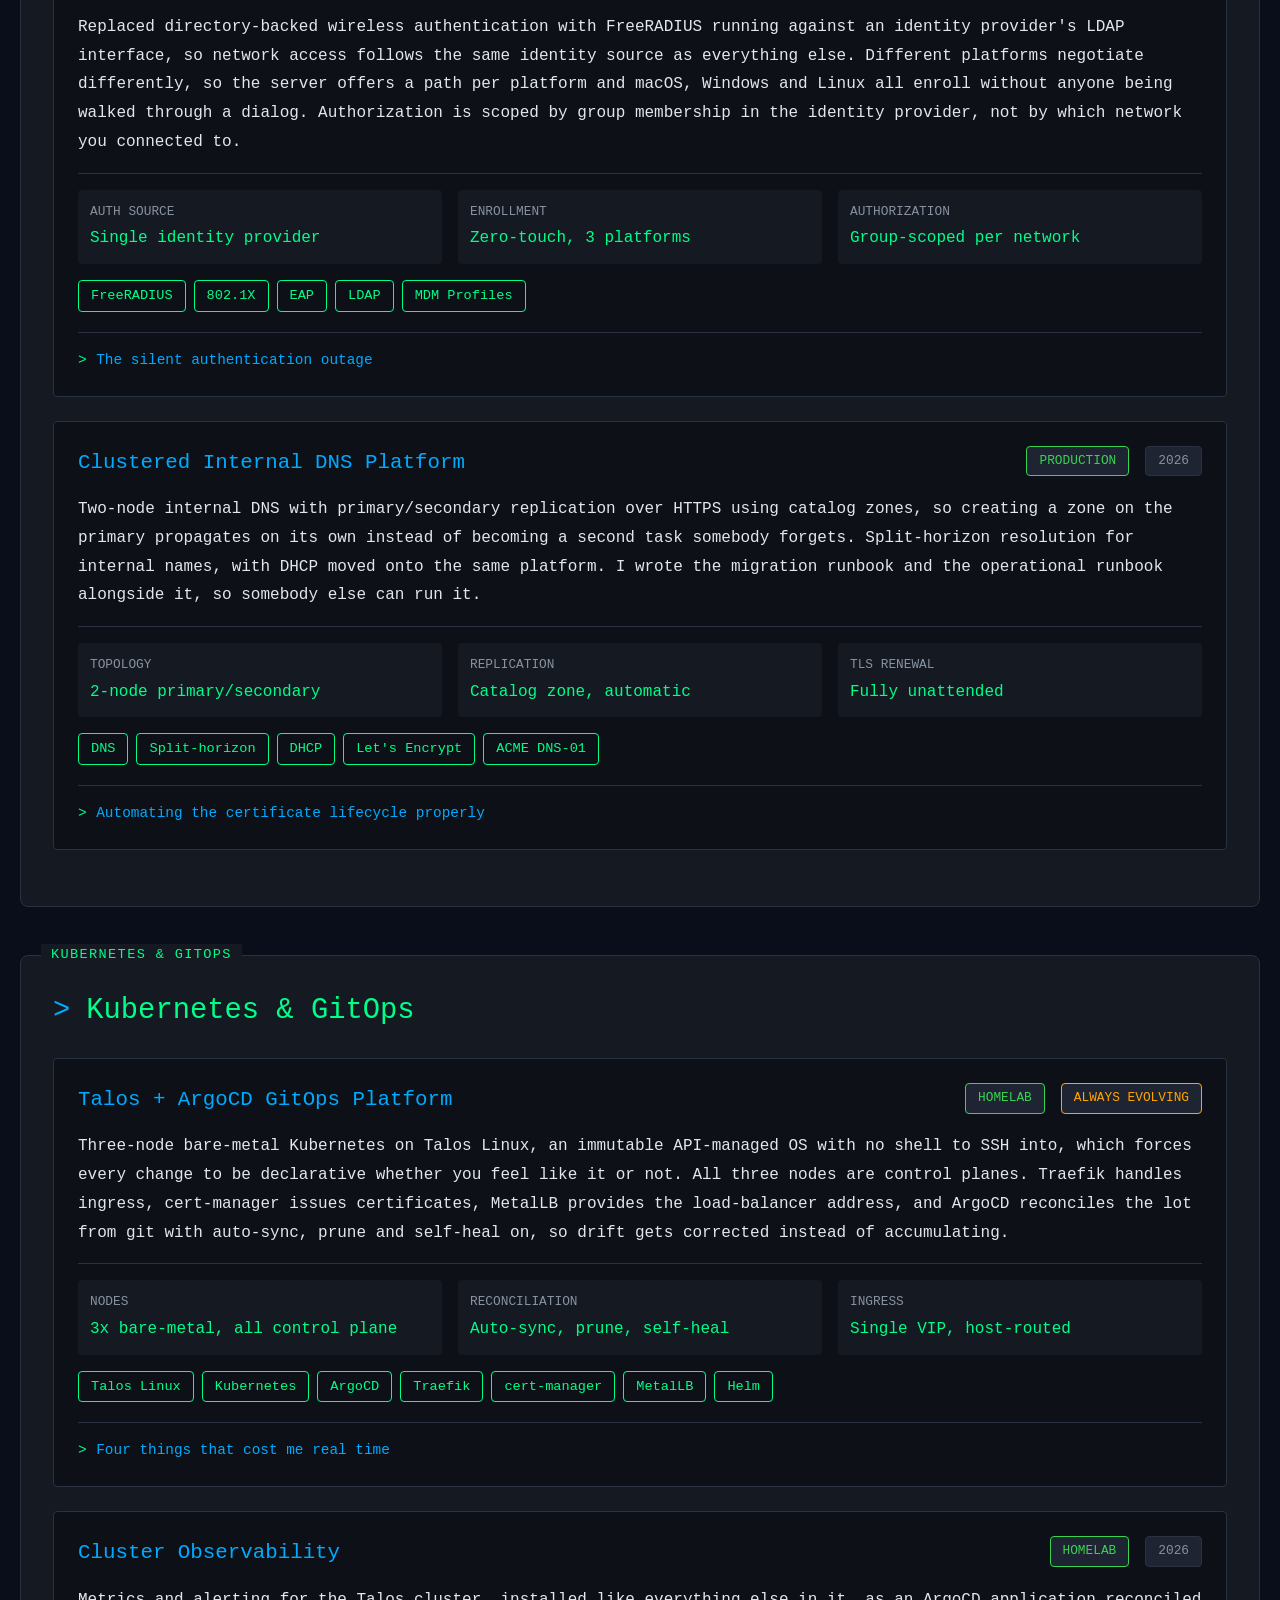
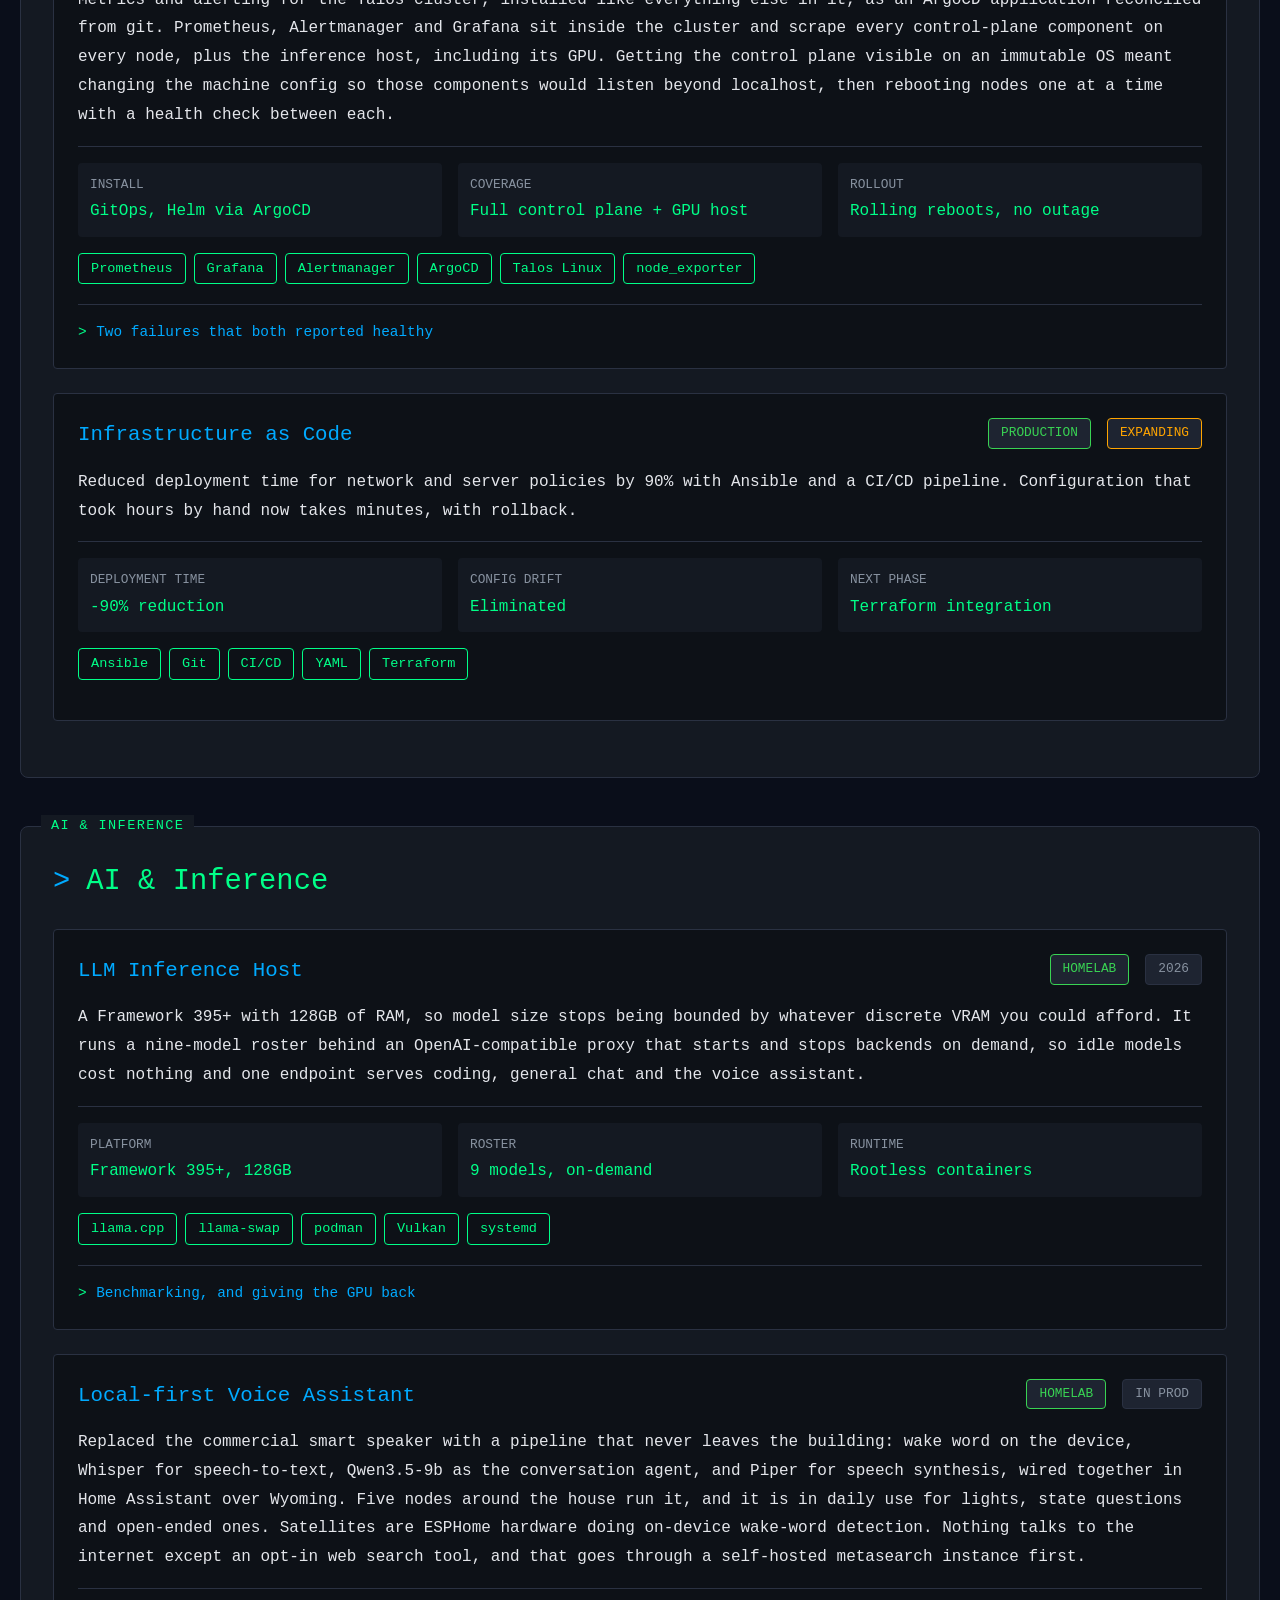
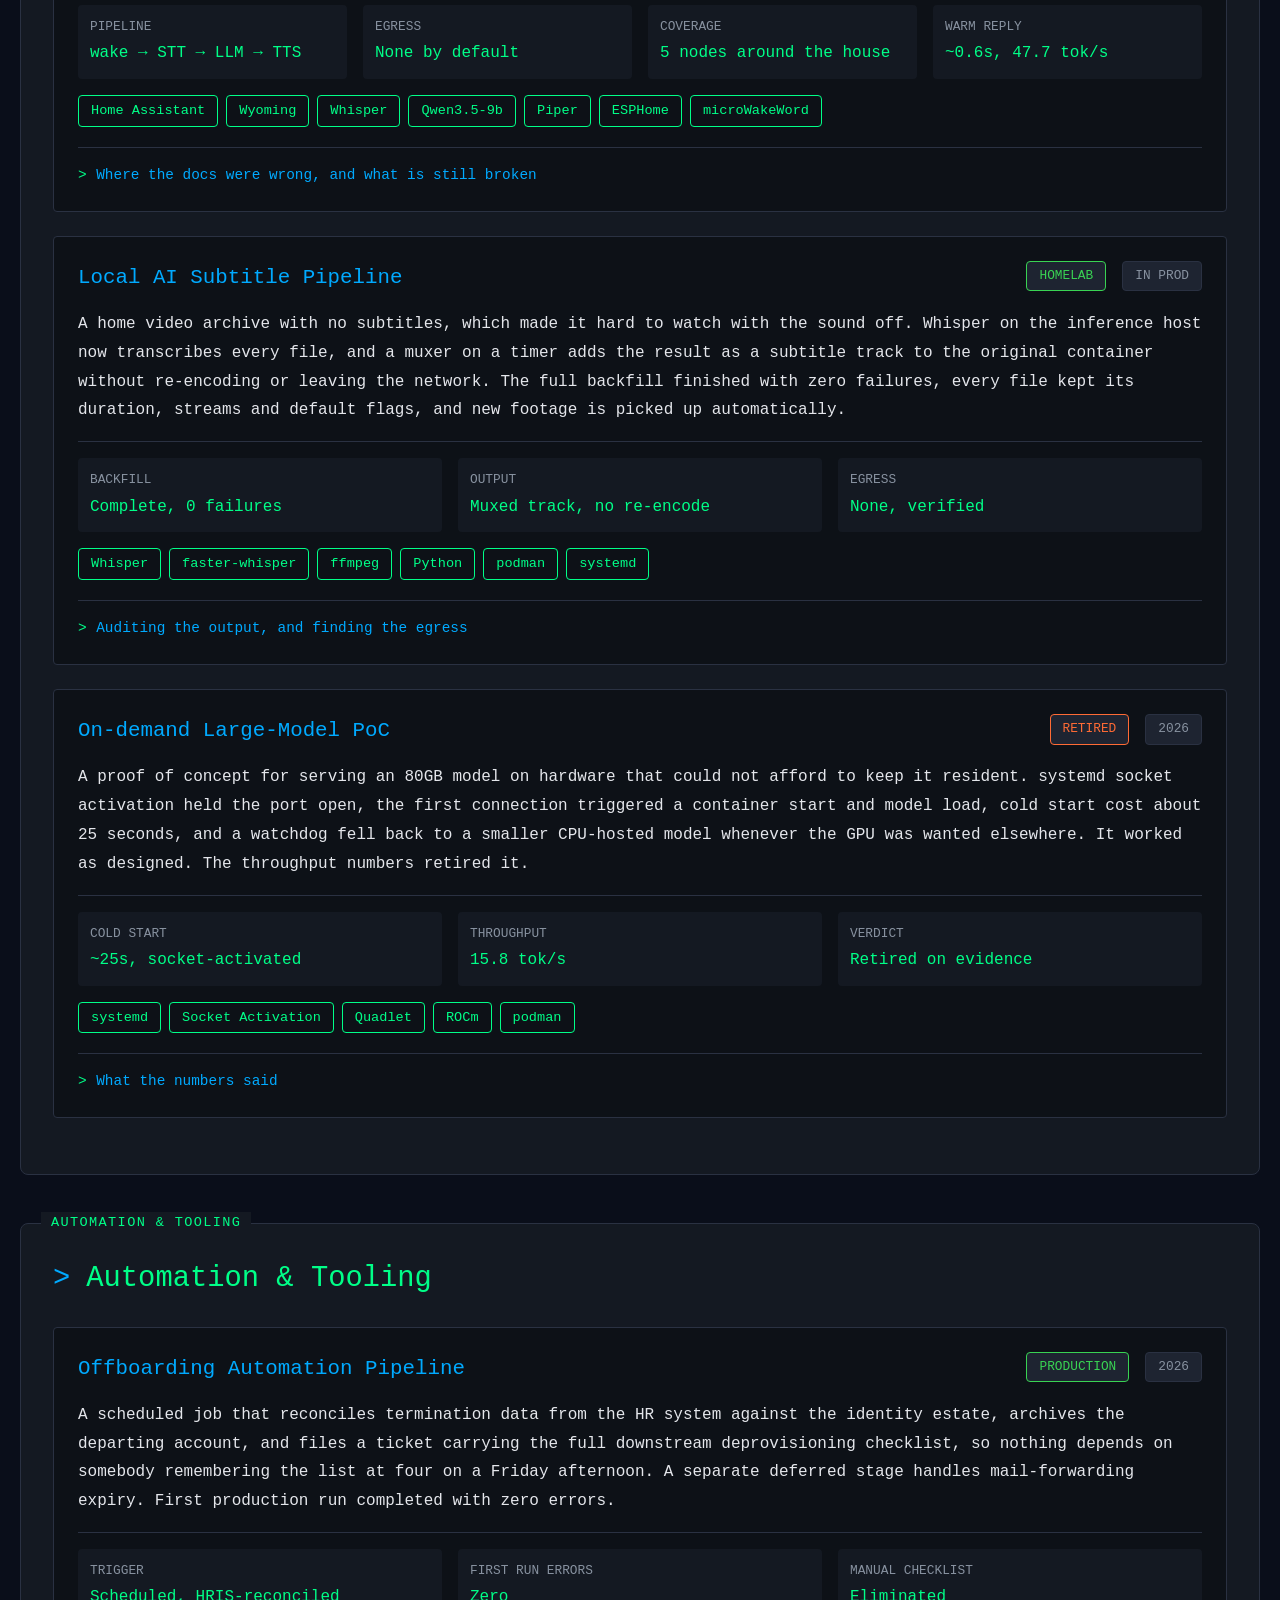
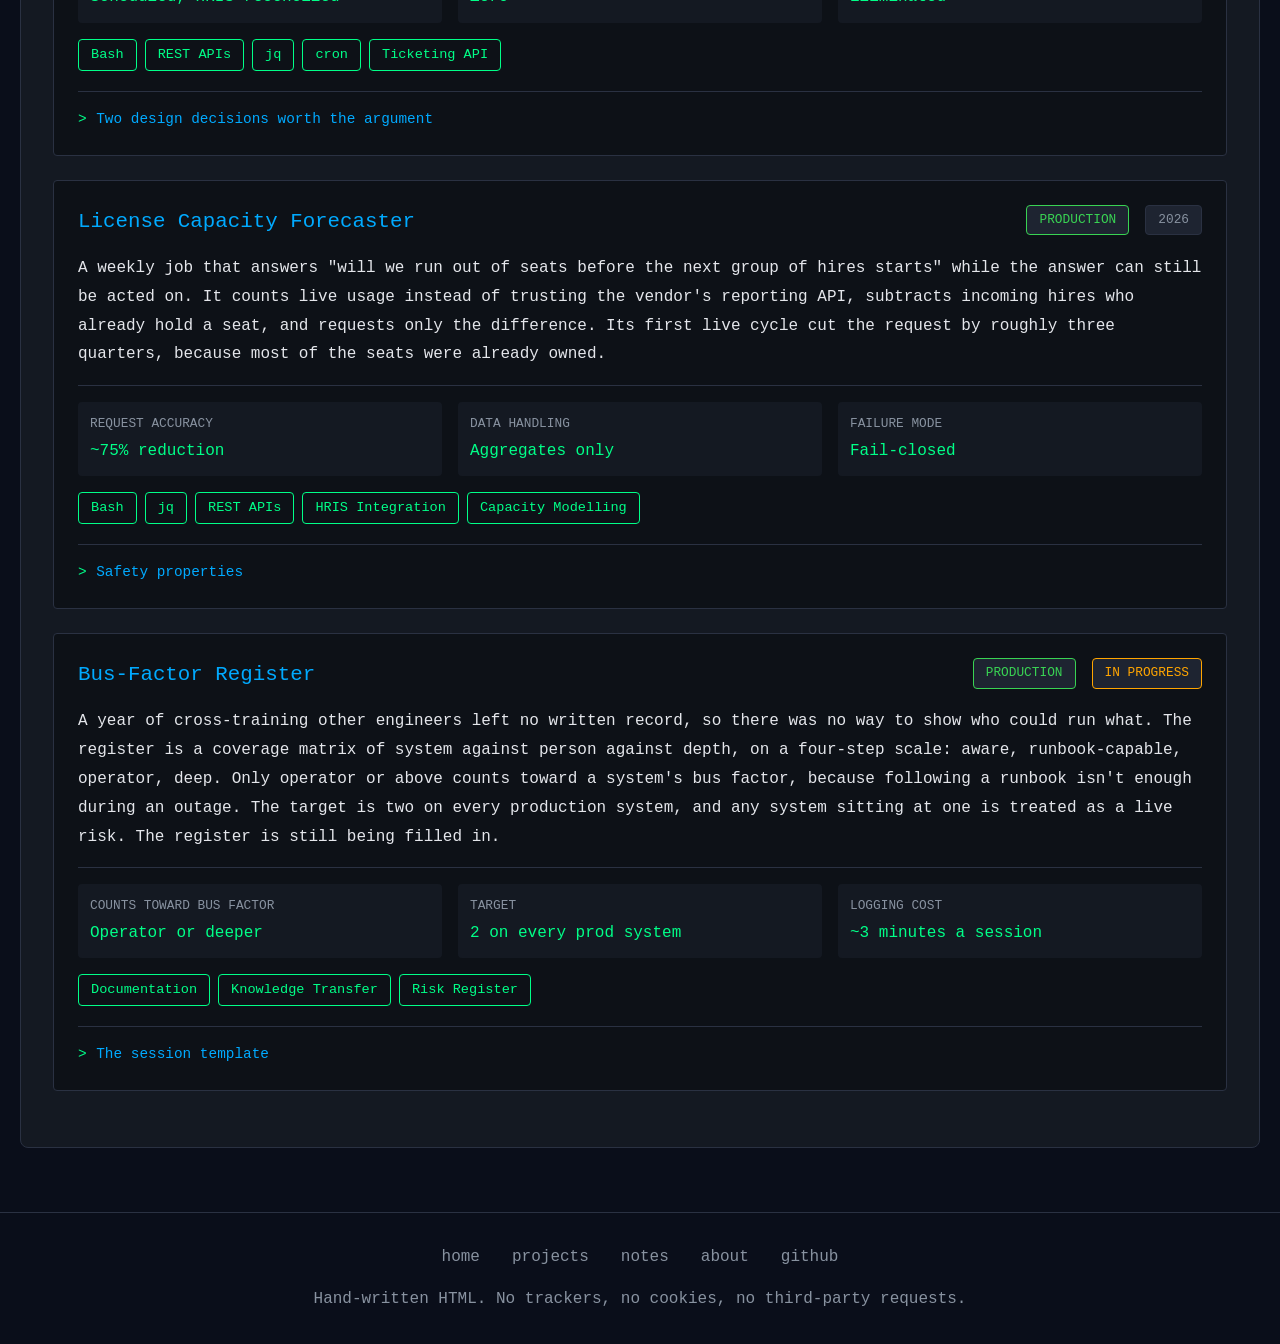
<file: projects.html>
<!DOCTYPE html>
<html lang="en">
<head>
    <meta charset="UTF-8">
    <meta http-equiv="Content-Security-Policy" content="default-src 'none'; script-src 'self'; style-src 'self'; img-src 'self' data:; base-uri 'none'; form-action 'none'">
    <meta name="viewport" content="width=device-width, initial-scale=1.0">
    <meta name="robots" content="index, follow, noai, noimageai, max-snippet:-1, max-image-preview:large">
    <meta name="tdm-reservation" content="1">
    <title>Projects | niugnep.me</title>
    <meta name="description" content="Full project archive: networking, identity, Kubernetes, inference, and automation. Including the ones that got retired on purpose.">
    <meta property="og:type" content="website">
    <meta property="og:site_name" content="niugnep.me">
    <meta property="og:title" content="Projects | niugnep.me">
    <meta property="og:description" content="Full project archive: networking, identity, Kubernetes, inference, and automation.">
    <meta property="og:url" content="https://niugnep.me/projects.html">
    <meta name="twitter:card" content="summary">
    <link rel="icon" href="data:image/svg+xml,%3Csvg%20xmlns='http://www.w3.org/2000/svg'%20viewBox='0%200%2032%2032'%3E%3Crect%20width='32'%20height='32'%20rx='6'%20fill='%230a0e1a'/%3E%3Ctext%20x='16'%20y='23'%20font-family='monospace'%20font-size='18'%20fill='%2300ff88'%20text-anchor='middle'%3E%3E_%3C/text%3E%3C/svg%3E">
    <link rel="stylesheet" href="/style.css">
</head>
<body>
    <div class="matrix-bg"></div>

    <header>
        <div class="container">
            <div class="terminal-header compact">
                <div class="terminal-bar">
                    <div class="terminal-dots">
                        <span class="dot red"></span>
                        <span class="dot yellow"></span>
                        <span class="dot green"></span>
                    </div>
                    <div class="terminal-title">penguin@niugnep:~/projects</div>
                </div>
                <div class="terminal-content">
                    <div>
                        <span class="prompt">$</span>
                        <span class="command"> ls -la ~/projects</span>
                    </div>
                    <div class="output">13 entries: networking, identity, kubernetes, inference, automation<span class="blink">_</span></div>
                </div>
            </div>
        </div>
    </header>

    <nav>
        <div class="container">
            <ul>
                <li><a href="/">~/</a></li>
                <li><a href="/projects.html" aria-current="page">cd projects</a></li>
                <li><a href="/notes.html">cd notes</a></li>
                <li><a href="/about.html">cd about</a></li>
                <li><a href="https://github.com/niugnepenguin" target="_blank" rel="noopener">gh →</a></li>
            </ul>
        </div>
    </nav>

    <div class="container">
        <section class="content-section" data-section="Archive">
            <h2>Project Archive</h2>
            <p class="section-intro">Everything, grouped by domain. Each entry opens into the parts that were hard: failure modes, trade-offs, and the things I got wrong.</p>

            <div class="tag-filter" id="tag-filter">
                <span class="tag-filter-label">filter:</span>
                <button type="button" data-tag="all" aria-pressed="true">all</button>
                <button type="button" data-tag="PRODUCTION" aria-pressed="false">production</button>
                <button type="button" data-tag="HOMELAB" aria-pressed="false">homelab</button>
                <button type="button" data-tag="RETIRED" aria-pressed="false">retired</button>
                <button type="button" data-tag="COMMUNITY" aria-pressed="false">community</button>
            </div>
        </section>

        <!-- ================= NETWORKING ================= -->
        <section class="content-section project-group" data-section="Networking">
            <h2>Networking</h2>

            <div class="project-log" id="rf-survey" data-tags="PRODUCTION">
                <div class="project-header">
                    <h3 class="project-title">Wireless RF Re-engineering</h3>
                    <div class="project-meta">
                        <span class="meta-tag active">PRODUCTION</span>
                        <span class="meta-tag">2026</span>
                    </div>
                </div>
                <p class="project-description">
                    A two-floor, 22-AP wireless estate where everything was slow and nobody could say why. I ran a formal RF survey first, which turned "the WiFi is bad" into numbers: 64 BSSIDs contending on one 2.4 GHz channel, transmit power high enough that cells bled through floors, and the whole DFS range sitting unused. Then I changed one class of variable at a time, each with a written user-impact assessment before the maintenance window.
                </p>
                <div class="project-details">
                    <div class="detail-block">
                        <div class="detail-label">Radio Contention</div>
                        <div class="detail-value">44 → 22 on 2.4 GHz</div>
                    </div>
                    <div class="detail-block">
                        <div class="detail-label">Added Capacity</div>
                        <div class="detail-value">~12 DFS channels</div>
                    </div>
                    <div class="detail-block">
                        <div class="detail-label">Reported Issues</div>
                        <div class="detail-value">Zero since implementation</div>
                    </div>
                </div>
                <div class="tech-stack">
                    <span class="tech-badge">802.11ax</span>
                    <span class="tech-badge">6 GHz</span>
                    <span class="tech-badge">DFS</span>
                    <span class="tech-badge">RF Survey</span>
                    <span class="tech-badge">Spectrum Analysis</span>
                </div>
                <details class="project-deep">
                    <summary>Survey findings and what changed</summary>
                    <div class="deep-body">
                        <p>Inter-floor attenuation measured between 2 and 41 dB depending on where you stood. The floors were not RF-isolated, but the power settings had been chosen as though they were, so floor one and floor two were competing for the same spectrum without anyone deciding they should.</p>
                        <p>2.4 GHz gives you three non-overlapping channels. There were 44 radios to spread across them, and the spread was badly lopsided: 64 BSSIDs on one channel, nine on another. Every client on the crowded channel queued behind traffic it had no interest in.</p>
                        <p>What changed:</p>
                        <ul>
                            <li>Per-SSID band selection, so networks could be placed on the bands that suited them instead of every SSID appearing on every radio.</li>
                            <li>Flex radios reassigned to 6 GHz, halving the 2.4 GHz radio count from 44 to 22 and taking most of the contention with it.</li>
                            <li>DFS enabled, opening roughly 12 additional 5 GHz channels the estate had never used.</li>
                            <li>Transmit power cut from 28-30 dBm to 17-18 dBm, sizing cells against the measured attenuation.</li>
                        </ul>
                        <p>One caveat. "Zero reported issues" is a proxy, not a measurement. It is the outcome users experienced, but the numbers I wanted, channel utilisation and client retry rate before and after, were never captured. Next survey, those get baselined first.</p>
                    </div>
                </details>
            </div>

            <div class="project-log" id="ipsec-bgp" data-tags="PRODUCTION">
                <div class="project-header">
                    <h3 class="project-title">Multi-site IPsec / BGP WAN Migration</h3>
                    <div class="project-meta">
                        <span class="meta-tag active">PRODUCTION</span>
                        <span class="meta-tag">2026</span>
                    </div>
                </div>
                <p class="project-description">
                    Moved two offices off software tunnels onto native IPsec/IKEv2 over a cloud WAN, and off static routing onto BGP. I designed and executed both cutovers. The routed estate they join is hybrid and spans four cloud environments, AWS commercial and government, Azure and GCP, alongside the physical sites. Dozens of individually-advertised subnets collapsed into a compact prefix set, which made the routing table readable again during an incident.
                </p>
                <div class="project-details">
                    <div class="detail-block">
                        <div class="detail-label">Routing</div>
                        <div class="detail-value">Static → BGP dynamic</div>
                    </div>
                    <div class="detail-block">
                        <div class="detail-label">Advertisements</div>
                        <div class="detail-value">Dozens → compact prefix set</div>
                    </div>
                    <div class="detail-block">
                        <div class="detail-label">Estate</div>
                        <div class="detail-value">4 clouds + physical sites</div>
                    </div>
                </div>
                <div class="tech-stack">
                    <span class="tech-badge">IPsec</span>
                    <span class="tech-badge">IKEv2</span>
                    <span class="tech-badge">BGP</span>
                    <span class="tech-badge">Cloud WAN</span>
                    <span class="tech-badge">pfSense</span>
                </div>
                <details class="project-deep">
                    <summary>The IPsec failure taxonomy</summary>
                    <div class="deep-body">
                        <p>Almost every tunnel problem I hit was one of three things. Writing them down as a checklist turned a day of guessing into twenty minutes of elimination.</p>
                        <p><strong>MSS clamping.</strong> The tunnel comes up, ICMP works fine, then TCP hangs on anything with a real payload. Encapsulation overhead pushes packets past the path MTU, the don't-fragment bit does the rest, and the black hole looks like an application problem. Small packets always work, which is what makes it confusing.</p>
                        <p><strong>NAT traversal.</strong> IKE begins negotiation on one port and relocates to another once NAT is detected. Anything stateful in the path that treats those as unrelated flows will tear down the association, intermittently.</p>
                        <p><strong>Traffic-selector mismatch.</strong> Route-based and policy-based peers disagree about what a tunnel carries. One says "everything, let routing decide"; the other wants explicit subnet pairs. They negotiate happily and then pass no traffic at all.</p>
                        <p>A tunnel reporting "up" tells you nearly nothing. Control plane and data plane fail independently, so the health check has to prove a packet made the trip, not that the peers are talking.</p>
                    </div>
                </details>
            </div>

            <div class="project-log" id="field-carts" data-tags="PRODUCTION">
                <div class="project-header">
                    <h3 class="project-title">Field Test-Cart Connectivity</h3>
                    <div class="project-meta">
                        <span class="meta-tag active">PRODUCTION</span>
                        <span class="meta-tag wip">DESIGN</span>
                    </div>
                </div>
                <p class="project-description">
                    A handful of mobile test carts reach home through VPN servers on one firewall, and that firewall is being retired. The redesign makes each cart a spoke on the same multi-site WAN the offices use, instead of hanging off one firewall. A cart has to keep its path back from wherever it sits, behind someone else's NAT and filtering, on wired, WiFi or a tethered phone, with no manual step when the uplink changes. The design doc keeps each decision open until the evidence for it is in. The biggest open one is whether each cart runs two tunnels for redundancy, which OpenWRT can do.
                </p>
                <div class="project-details">
                    <div class="detail-block">
                        <div class="detail-label">Uplinks</div>
                        <div class="detail-value">Wired, WiFi, tethered phone</div>
                    </div>
                    <div class="detail-block">
                        <div class="detail-label">Network Position</div>
                        <div class="detail-value">Always behind third-party NAT</div>
                    </div>
                    <div class="detail-block">
                        <div class="detail-label">Status</div>
                        <div class="detail-value">Decision-gated design</div>
                    </div>
                </div>
                <div class="tech-stack">
                    <span class="tech-badge">IPsec</span>
                    <span class="tech-badge">IKEv2</span>
                    <span class="tech-badge">NAT-T</span>
                    <span class="tech-badge">OpenWRT</span>
                    <span class="tech-badge">strongSwan</span>
                </div>
                <details class="project-deep">
                    <summary>What made it hard</summary>
                    <div class="deep-body">
                        <p>A past outage on this network hit only tunnels using NAT traversal. A cart behind someone else's NAT is always one of those, so giving every cart its own tunnel multiplies exactly that failure. Per-cart tunnels are still on the table, carrying that risk.</p>
                        <p>The WAN side offers no mid-session roaming, so every uplink change means a full renegotiation, and a cart that hops from WiFi to a phone hotspot drops its tunnel while it does. The cart subnets, which used to live on one firewall, also have to fit into a routing table shared by every site and cloud.</p>
                    </div>
                </details>
            </div>

            <div class="project-log" id="meshtastic" data-tags="COMMUNITY">
                <div class="project-header">
                    <h3 class="project-title">Meshtastic / LoRa Mesh Networking</h3>
                    <div class="project-meta">
                        <span class="meta-tag active">COMMUNITY</span>
                        <span class="meta-tag">ONGOING</span>
                    </div>
                </div>
                <p class="project-description">
                    Off-grid mesh networking on cheap LoRa hardware. Encrypted, license-free, and independent of infrastructure I don't own. It started as a homelab curiosity and turned into teaching it, with hands-on workshops at BSides Portland in October 2025 and BSides Seattle in February 2026. Attendees build and configure a node from scratch and take the hardware home.
                </p>
                <div class="project-details">
                    <div class="detail-block">
                        <div class="detail-label">Format</div>
                        <div class="detail-value">Hands-on workshops</div>
                    </div>
                    <div class="detail-block">
                        <div class="detail-label">Venues</div>
                        <div class="detail-value">BSides PDX '25, Seattle '26</div>
                    </div>
                    <div class="detail-block">
                        <div class="detail-label">Scope</div>
                        <div class="detail-value">Build, configure, deploy</div>
                    </div>
                </div>
                <div class="tech-stack">
                    <span class="tech-badge">Meshtastic</span>
                    <span class="tech-badge">LoRa</span>
                    <span class="tech-badge">RF</span>
                    <span class="tech-badge">Mesh Routing</span>
                    <span class="tech-badge">Off-grid Comms</span>
                </div>
                <details class="project-deep">
                    <summary>What mesh radio teaches you about networking</summary>
                    <div class="deep-body">
                        <p>Routing, MTU, retransmission and congestion control are all still there. What changes is that propagation, duty cycle and battery budget become constraints you cannot delegate, and the physical layer stops being something you assume works. After years of treating the cable as solved, that is a useful correction.</p>
                        <p>Explaining the spreading-factor and airtime trade-off to a room whose experience runs from zero to comfortable forces you to understand it rather than recite it. Every workshop so far has produced at least one question I could not answer cleanly on the spot.</p>
                    </div>
                </details>
            </div>

            <div class="project-log" id="net-transform" data-tags="PRODUCTION">
                <div class="project-header">
                    <h3 class="project-title">Enterprise Network Transformation</h3>
                    <div class="project-meta">
                        <span class="meta-tag active">PRODUCTION</span>
                        <span class="meta-tag">2024</span>
                    </div>
                </div>
                <p class="project-description">
                    ISP migration and network redesign across 17 sites, moving from a /24 to a /28 addressing scheme with no downtime during business hours.
                </p>
                <div class="project-details">
                    <div class="detail-block">
                        <div class="detail-label">Impact</div>
                        <div class="detail-value">Zero downtime migration</div>
                    </div>
                    <div class="detail-block">
                        <div class="detail-label">Scale</div>
                        <div class="detail-value">17 interconnected sites</div>
                    </div>
                    <div class="detail-block">
                        <div class="detail-label">Efficiency Gain</div>
                        <div class="detail-value">75% IP space optimization</div>
                    </div>
                </div>
                <div class="tech-stack">
                    <span class="tech-badge">Cisco</span>
                    <span class="tech-badge">Meraki</span>
                    <span class="tech-badge">Python</span>
                    <span class="tech-badge">Ansible</span>
                    <span class="tech-badge">VLAN Segmentation</span>
                </div>
            </div>
        </section>

        <!-- ================= IDENTITY ================= -->
        <section class="content-section project-group" data-section="Identity &amp; Directory">
            <h2>Identity &amp; Directory</h2>

            <div class="project-log" id="dot1x" data-tags="PRODUCTION">
                <div class="project-header">
                    <h3 class="project-title">Identity-backed 802.1X Access Control</h3>
                    <div class="project-meta">
                        <span class="meta-tag active">PRODUCTION</span>
                        <span class="meta-tag">2026</span>
                    </div>
                </div>
                <p class="project-description">
                    Replaced directory-backed wireless authentication with FreeRADIUS running against an identity provider's LDAP interface, so network access follows the same identity source as everything else. Different platforms negotiate differently, so the server offers a path per platform and macOS, Windows and Linux all enroll without anyone being walked through a dialog. Authorization is scoped by group membership in the identity provider, not by which network you connected to.
                </p>
                <div class="project-details">
                    <div class="detail-block">
                        <div class="detail-label">Auth Source</div>
                        <div class="detail-value">Single identity provider</div>
                    </div>
                    <div class="detail-block">
                        <div class="detail-label">Enrollment</div>
                        <div class="detail-value">Zero-touch, 3 platforms</div>
                    </div>
                    <div class="detail-block">
                        <div class="detail-label">Authorization</div>
                        <div class="detail-value">Group-scoped per network</div>
                    </div>
                </div>
                <div class="tech-stack">
                    <span class="tech-badge">FreeRADIUS</span>
                    <span class="tech-badge">802.1X</span>
                    <span class="tech-badge">EAP</span>
                    <span class="tech-badge">LDAP</span>
                    <span class="tech-badge">MDM Profiles</span>
                </div>
                <details class="project-deep">
                    <summary>The silent authentication outage</summary>
                    <div class="deep-body">
                        <p>The service would start cleanly, authenticate correctly for a few minutes, then stop. No crash, no error in the log, the process still running and still listening. It just stopped answering.</p>
                        <p>The cause was untuned LDAP connection pooling. Pooled connections sat idle past the directory's timeout and died, and because nothing tested a connection before handing it out, the server kept issuing dead handles to live requests. Authentication attempts went in and nothing came back.</p>
                        <p>Tuning the pool fixed it: connection reuse limits, lifetime, idle timeout, keepalive. The tuned values went into documentation as the baseline instead of surviving as folklore in one person's head.</p>
                        <p>A pooled connection is a cache, and every cache needs an explicit invalidation story. If you cannot say when an entry goes stale and what checks it before use, you have a silent-failure generator with good throughput numbers.</p>
                    </div>
                </details>
            </div>

            <div class="project-log" id="dns-cluster" data-tags="PRODUCTION">
                <div class="project-header">
                    <h3 class="project-title">Clustered Internal DNS Platform</h3>
                    <div class="project-meta">
                        <span class="meta-tag active">PRODUCTION</span>
                        <span class="meta-tag">2026</span>
                    </div>
                </div>
                <p class="project-description">
                    Two-node internal DNS with primary/secondary replication over HTTPS using catalog zones, so creating a zone on the primary propagates on its own instead of becoming a second task somebody forgets. Split-horizon resolution for internal names, with DHCP moved onto the same platform. I wrote the migration runbook and the operational runbook alongside it, so somebody else can run it.
                </p>
                <div class="project-details">
                    <div class="detail-block">
                        <div class="detail-label">Topology</div>
                        <div class="detail-value">2-node primary/secondary</div>
                    </div>
                    <div class="detail-block">
                        <div class="detail-label">Replication</div>
                        <div class="detail-value">Catalog zone, automatic</div>
                    </div>
                    <div class="detail-block">
                        <div class="detail-label">TLS Renewal</div>
                        <div class="detail-value">Fully unattended</div>
                    </div>
                </div>
                <div class="tech-stack">
                    <span class="tech-badge">DNS</span>
                    <span class="tech-badge">Split-horizon</span>
                    <span class="tech-badge">DHCP</span>
                    <span class="tech-badge">Let's Encrypt</span>
                    <span class="tech-badge">ACME DNS-01</span>
                </div>
                <details class="project-deep">
                    <summary>Automating the certificate lifecycle properly</summary>
                    <div class="deep-body">
                        <p>Certificate renewal is where self-hosted services quietly rot. Someone renews by hand for a year, then changes team, and the service goes down on a Sunday ninety days later.</p>
                        <p>This one has no manual step anywhere in the chain: a DNS-01 challenge issues the certificate through the DNS provider's API, a deploy hook converts the result into the container format the service actually consumes, and the service reloads itself. Renewal is a scheduled job that nobody needs to remember, and the runbook records the command that proves it worked, not the expiry date it produced.</p>
                        <p>The conversion step is easy to skip. Plenty of services cannot read what your ACME client writes, so renewal succeeds, the client reports success, and the certificate lands in a format the service ignores. It keeps serving the old one until it expires. "The cron job ran" and "the service is presenting a valid certificate" are different claims, and only the second is worth monitoring.</p>
                    </div>
                </details>
            </div>
        </section>

        <!-- ================= KUBERNETES ================= -->
        <section class="content-section project-group" data-section="Kubernetes &amp; GitOps">
            <h2>Kubernetes &amp; GitOps</h2>

            <div class="project-log" id="talos-gitops" data-tags="HOMELAB">
                <div class="project-header">
                    <h3 class="project-title">Talos + ArgoCD GitOps Platform</h3>
                    <div class="project-meta">
                        <span class="meta-tag active">HOMELAB</span>
                        <span class="meta-tag wip">ALWAYS EVOLVING</span>
                    </div>
                </div>
                <p class="project-description">
                    Three-node bare-metal Kubernetes on Talos Linux, an immutable API-managed OS with no shell to SSH into, which forces every change to be declarative whether you feel like it or not. All three nodes are control planes. Traefik handles ingress, cert-manager issues certificates, MetalLB provides the load-balancer address, and ArgoCD reconciles the lot from git with auto-sync, prune and self-heal on, so drift gets corrected instead of accumulating.
                </p>
                <div class="project-details">
                    <div class="detail-block">
                        <div class="detail-label">Nodes</div>
                        <div class="detail-value">3x bare-metal, all control plane</div>
                    </div>
                    <div class="detail-block">
                        <div class="detail-label">Reconciliation</div>
                        <div class="detail-value">Auto-sync, prune, self-heal</div>
                    </div>
                    <div class="detail-block">
                        <div class="detail-label">Ingress</div>
                        <div class="detail-value">Single VIP, host-routed</div>
                    </div>
                </div>
                <div class="tech-stack">
                    <span class="tech-badge">Talos Linux</span>
                    <span class="tech-badge">Kubernetes</span>
                    <span class="tech-badge">ArgoCD</span>
                    <span class="tech-badge">Traefik</span>
                    <span class="tech-badge">cert-manager</span>
                    <span class="tech-badge">MetalLB</span>
                    <span class="tech-badge">Helm</span>
                </div>
                <details class="project-deep">
                    <summary>Four things that cost me real time</summary>
                    <div class="deep-body">
                        <p>A manifest carried a singular field name where the schema wanted the plural. Kubernetes accepted the object, discarded the field it did not recognise, and reported success. The config looked applied and did nothing for months, until something downstream made the absence visible. Strict schema validation catches this, because it rejects unknown fields instead of ignoring them.</p>
                        <p>A dangling reference to a deleted middleware took a host offline. Schema validation would not have caught it, since every file was individually valid and the problem only existed between them. There is now a small custom validator that resolves cross-resource references before anything merges, running in pre-commit alongside the linter and the schema check. Pre-commit is the enforcement point; CI runs the same checks advisory-only.</p>
                        <p>MetalLB excludes control-plane nodes from load-balancer eligibility by default. Sensible, right up until every node you own is a control plane and nothing can be assigned an address. The override is one flag. Working out that you need it took considerably longer.</p>
                        <p>Moving across several minor versions meant every component with an opinion about the API surface had to move too. I mapped the dependency ladder first, working out which ingress, certificate and GitOps controller versions were mutually compatible and compatible with the target. That turned a multi-day sprawl of discovering incompatibilities one at a time into a single planned window.</p>
                    </div>
                </details>
            </div>

            <div class="project-log" id="observability" data-tags="HOMELAB">
                <div class="project-header">
                    <h3 class="project-title">Cluster Observability</h3>
                    <div class="project-meta">
                        <span class="meta-tag active">HOMELAB</span>
                        <span class="meta-tag">2026</span>
                    </div>
                </div>
                <p class="project-description">
                    Metrics and alerting for the Talos cluster, installed like everything else in it, as an ArgoCD application reconciled from git. Prometheus, Alertmanager and Grafana sit inside the cluster and scrape every control-plane component on every node, plus the inference host, including its GPU. Getting the control plane visible on an immutable OS meant changing the machine config so those components would listen beyond localhost, then rebooting nodes one at a time with a health check between each.
                </p>
                <div class="project-details">
                    <div class="detail-block">
                        <div class="detail-label">Install</div>
                        <div class="detail-value">GitOps, Helm via ArgoCD</div>
                    </div>
                    <div class="detail-block">
                        <div class="detail-label">Coverage</div>
                        <div class="detail-value">Full control plane + GPU host</div>
                    </div>
                    <div class="detail-block">
                        <div class="detail-label">Rollout</div>
                        <div class="detail-value">Rolling reboots, no outage</div>
                    </div>
                </div>
                <div class="tech-stack">
                    <span class="tech-badge">Prometheus</span>
                    <span class="tech-badge">Grafana</span>
                    <span class="tech-badge">Alertmanager</span>
                    <span class="tech-badge">ArgoCD</span>
                    <span class="tech-badge">Talos Linux</span>
                    <span class="tech-badge">node_exporter</span>
                </div>
                <details class="project-deep">
                    <summary>Two failures that both reported healthy</summary>
                    <div class="deep-body">
                        <p>Prometheus started and immediately failed to write. The volume was a host-path mount, the chart mounted a subdirectory of it, and the kubelet created that subdirectory as root and never applies group ownership to host paths, so the unprivileged process could not write to its own database. Alertmanager had the identical layout and only looked fine because it writes nothing at startup. The fix was to mount the volume root instead of a subdirectory.</p>
                        <p>Four control-plane scrape jobs had zero targets while ArgoCD showed everything green. The chart builds those targets from hand-written Endpoints objects, and current ArgoCD excludes Endpoints from sync by default. The Services existed; the objects that told them where to point were never applied. In the targets page those jobs had no entries at all, not even down ones. I replaced them with static scrape configs that do not depend on Endpoints.</p>
                    </div>
                </details>
            </div>

            <div class="project-log" id="iac" data-tags="PRODUCTION">
                <div class="project-header">
                    <h3 class="project-title">Infrastructure as Code</h3>
                    <div class="project-meta">
                        <span class="meta-tag active">PRODUCTION</span>
                        <span class="meta-tag wip">EXPANDING</span>
                    </div>
                </div>
                <p class="project-description">
                    Reduced deployment time for network and server policies by 90% with Ansible and a CI/CD pipeline. Configuration that took hours by hand now takes minutes, with rollback.
                </p>
                <div class="project-details">
                    <div class="detail-block">
                        <div class="detail-label">Deployment Time</div>
                        <div class="detail-value">-90% reduction</div>
                    </div>
                    <div class="detail-block">
                        <div class="detail-label">Config Drift</div>
                        <div class="detail-value">Eliminated</div>
                    </div>
                    <div class="detail-block">
                        <div class="detail-label">Next Phase</div>
                        <div class="detail-value">Terraform integration</div>
                    </div>
                </div>
                <div class="tech-stack">
                    <span class="tech-badge">Ansible</span>
                    <span class="tech-badge">Git</span>
                    <span class="tech-badge">CI/CD</span>
                    <span class="tech-badge">YAML</span>
                    <span class="tech-badge">Terraform</span>
                </div>
            </div>
        </section>

        <!-- ================= AI ================= -->
        <section class="content-section project-group" data-section="AI &amp; Inference">
            <h2>AI &amp; Inference</h2>

            <div class="project-log" id="llm-host" data-tags="HOMELAB">
                <div class="project-header">
                    <h3 class="project-title">LLM Inference Host</h3>
                    <div class="project-meta">
                        <span class="meta-tag active">HOMELAB</span>
                        <span class="meta-tag">2026</span>
                    </div>
                </div>
                <p class="project-description">
                    A Framework 395+ with 128GB of RAM, so model size stops being bounded by whatever discrete VRAM you could afford. It runs a nine-model roster behind an OpenAI-compatible proxy that starts and stops backends on demand, so idle models cost nothing and one endpoint serves coding, general chat and the voice assistant.
                </p>
                <div class="project-details">
                    <div class="detail-block">
                        <div class="detail-label">Platform</div>
                        <div class="detail-value">Framework 395+, 128GB</div>
                    </div>
                    <div class="detail-block">
                        <div class="detail-label">Roster</div>
                        <div class="detail-value">9 models, on-demand</div>
                    </div>
                    <div class="detail-block">
                        <div class="detail-label">Runtime</div>
                        <div class="detail-value">Rootless containers</div>
                    </div>
                </div>
                <div class="tech-stack">
                    <span class="tech-badge">llama.cpp</span>
                    <span class="tech-badge">llama-swap</span>
                    <span class="tech-badge">podman</span>
                    <span class="tech-badge">Vulkan</span>
                    <span class="tech-badge">systemd</span>
                </div>
                <details class="project-deep">
                    <summary>Benchmarking, and giving the GPU back</summary>
                    <div class="deep-body">
                        <p>Prefill cost is not linear in context length. Pushing toward 33k tokens, time-to-first-token grows faster than the token count does, which makes context budget a latency decision as much as a memory one. I also measured prefix-cache behaviour, KV-cache footprint per model, and how the allocator hands out GPU-addressable memory, because the documented model and the observed behaviour did not agree.</p>
                        <p>The box is also a gaming machine, and both jobs want the same silicon. A systemd unit watches for a game launching and swaps the public model IDs over to CPU-only twins, so anything calling the API keeps working at reduced speed instead of failing. When the game exits, it swaps back. Nothing on the client side has to know.</p>
                        <p>There is a standing list of models evaluated and deferred, each with the reason and the condition that would justify revisiting. It costs a paragraph now and saves re-running the same evaluation in six months.</p>
                    </div>
                </details>
            </div>

            <div class="project-log" id="voice" data-tags="HOMELAB">
                <div class="project-header">
                    <h3 class="project-title">Local-first Voice Assistant</h3>
                    <div class="project-meta">
                        <span class="meta-tag active">HOMELAB</span>
                        <span class="meta-tag">IN PROD</span>
                    </div>
                </div>
                <p class="project-description">
                    Replaced the commercial smart speaker with a pipeline that never leaves the building: wake word on the device, Whisper for speech-to-text, Qwen3.5-9b as the conversation agent, and Piper for speech synthesis, wired together in Home Assistant over Wyoming. Five nodes around the house run it, and it is in daily use for lights, state questions and open-ended ones. Satellites are ESPHome hardware doing on-device wake-word detection. Nothing talks to the internet except an opt-in web search tool, and that goes through a self-hosted metasearch instance first.
                </p>
                <div class="project-details">
                    <div class="detail-block">
                        <div class="detail-label">Pipeline</div>
                        <div class="detail-value">wake → STT → LLM → TTS</div>
                    </div>
                    <div class="detail-block">
                        <div class="detail-label">Egress</div>
                        <div class="detail-value">None by default</div>
                    </div>
                    <div class="detail-block">
                        <div class="detail-label">Coverage</div>
                        <div class="detail-value">5 nodes around the house</div>
                    </div>
                    <div class="detail-block">
                        <div class="detail-label">Warm Reply</div>
                        <div class="detail-value">~0.6s, 47.7 tok/s</div>
                    </div>
                </div>
                <div class="tech-stack">
                    <span class="tech-badge">Home Assistant</span>
                    <span class="tech-badge">Wyoming</span>
                    <span class="tech-badge">Whisper</span>
                    <span class="tech-badge">Qwen3.5-9b</span>
                    <span class="tech-badge">Piper</span>
                    <span class="tech-badge">ESPHome</span>
                    <span class="tech-badge">microWakeWord</span>
                </div>
                <details class="project-deep">
                    <summary>Where the docs were wrong, and what is still broken</summary>
                    <div class="deep-body">
                        <p>I had assumed that preferring local intent handling meant the model only ever saw requests the built-in matcher could not resolve. The documentation reads that way. The implementation does not: the filter deciding which intents qualify is much narrower than its name suggests, and far more was reaching the model than I had designed for. Reading the pipeline code corrected the design. Re-reading the documentation would not have, because it was silent rather than wrong.</p>
                        <p>Tool-call reliability is still the rough edge. A small local model asked to hold a natural conversation and emit well-formed tool calls will do one of those well at a time, so choosing the model was mostly choosing which failure I could live with. It runs in production regardless, because an assistant that occasionally fumbles a tool call still beats one that ships every utterance in the house to somebody else. The runbook has not caught up with the deployment yet.</p>
                        <p>Speed came from moving the conversation model back onto the GPU once the large-model PoC was retired, and from a build that supports speculative decoding. Generation went from 16.8 to 47.7 tokens per second, and a short spoken reply now completes in about 0.6 seconds warm. The model is pinned resident with the highest eviction cost on the host, so a big coding model loading elsewhere never makes the house wait.</p>
                    </div>
                </details>
            </div>

            <div class="project-log" id="subtitles" data-tags="HOMELAB">
                <div class="project-header">
                    <h3 class="project-title">Local AI Subtitle Pipeline</h3>
                    <div class="project-meta">
                        <span class="meta-tag active">HOMELAB</span>
                        <span class="meta-tag">IN PROD</span>
                    </div>
                </div>
                <p class="project-description">
                    A home video archive with no subtitles, which made it hard to watch with the sound off. Whisper on the inference host now transcribes every file, and a muxer on a timer adds the result as a subtitle track to the original container without re-encoding or leaving the network. The full backfill finished with zero failures, every file kept its duration, streams and default flags, and new footage is picked up automatically.
                </p>
                <div class="project-details">
                    <div class="detail-block">
                        <div class="detail-label">Backfill</div>
                        <div class="detail-value">Complete, 0 failures</div>
                    </div>
                    <div class="detail-block">
                        <div class="detail-label">Output</div>
                        <div class="detail-value">Muxed track, no re-encode</div>
                    </div>
                    <div class="detail-block">
                        <div class="detail-label">Egress</div>
                        <div class="detail-value">None, verified</div>
                    </div>
                </div>
                <div class="tech-stack">
                    <span class="tech-badge">Whisper</span>
                    <span class="tech-badge">faster-whisper</span>
                    <span class="tech-badge">ffmpeg</span>
                    <span class="tech-badge">Python</span>
                    <span class="tech-badge">podman</span>
                    <span class="tech-badge">systemd</span>
                </div>
                <details class="project-deep">
                    <summary>Auditing the output, and finding the egress</summary>
                    <div class="deep-body">
                        <p>To check the subtitles themselves I pulled a deliberate sample: the longest files, the ones with suspiciously few lines, and the ones touched by earlier fixes. Speech-heavy footage read accurately. Two hallucination classes turned up. A recording device's own spoken prompt was being subtitled as if someone had said it, sometimes as the only line in a file. And on music or wind noise, Whisper loops, emitting the same short phrase as dozens of back-to-back cues.</p>
                        <p>The fix is a cleanup pass after timing correction that strips the known prompt and collapses near-identical cues that sit close together. Whisper is deterministic, so re-running only the affected files with their originals restored changed nothing except what the cleanup touched.</p>
                        <p>The audit also showed the transcription library contacting its model hub for metadata on every model load. No audio left the network. The hub is now forced offline, and a test clip still transcribes with the outbound call gone.</p>
                    </div>
                </details>
            </div>

            <div class="project-log" id="ds4" data-tags="HOMELAB RETIRED">
                <div class="project-header">
                    <h3 class="project-title">On-demand Large-Model PoC</h3>
                    <div class="project-meta">
                        <span class="meta-tag retired">RETIRED</span>
                        <span class="meta-tag">2026</span>
                    </div>
                </div>
                <p class="project-description">
                    A proof of concept for serving an 80GB model on hardware that could not afford to keep it resident. systemd socket activation held the port open, the first connection triggered a container start and model load, cold start cost about 25 seconds, and a watchdog fell back to a smaller CPU-hosted model whenever the GPU was wanted elsewhere. It worked as designed. The throughput numbers retired it.
                </p>
                <div class="project-details">
                    <div class="detail-block">
                        <div class="detail-label">Cold Start</div>
                        <div class="detail-value">~25s, socket-activated</div>
                    </div>
                    <div class="detail-block">
                        <div class="detail-label">Throughput</div>
                        <div class="detail-value">15.8 tok/s</div>
                    </div>
                    <div class="detail-block">
                        <div class="detail-label">Verdict</div>
                        <div class="detail-value">Retired on evidence</div>
                    </div>
                </div>
                <div class="tech-stack">
                    <span class="tech-badge">systemd</span>
                    <span class="tech-badge">Socket Activation</span>
                    <span class="tech-badge">Quadlet</span>
                    <span class="tech-badge">ROCm</span>
                    <span class="tech-badge">podman</span>
                </div>
                <details class="project-deep">
                    <summary>What the numbers said</summary>
                    <div class="deep-body">
                        <p>Holding roughly 106 GiB of memory to produce 15.8 tokens per second is a bad trade when the same hardware runs a smaller model several times faster with capacity left over. Once that number existed, the decision made itself.</p>
                        <p>So I retired it deliberately instead of leaving it running. The runbook moved into an archive directory with a note recording what it did, what it measured, why it was shut down, and what would have to change for it to be worth revisiting.</p>
                        <p>A PoC that is quietly abandoned teaches nobody anything. Six months later someone proposes it again from first principles, usually me, and pays the same cost to reach the same conclusion.</p>
                    </div>
                </details>
            </div>
        </section>

        <!-- ================= AUTOMATION ================= -->
        <section class="content-section project-group" data-section="Automation &amp; Tooling">
            <h2>Automation &amp; Tooling</h2>

            <div class="project-log" id="offboarding" data-tags="PRODUCTION">
                <div class="project-header">
                    <h3 class="project-title">Offboarding Automation Pipeline</h3>
                    <div class="project-meta">
                        <span class="meta-tag active">PRODUCTION</span>
                        <span class="meta-tag">2026</span>
                    </div>
                </div>
                <p class="project-description">
                    A scheduled job that reconciles termination data from the HR system against the identity estate, archives the departing account, and files a ticket carrying the full downstream deprovisioning checklist, so nothing depends on somebody remembering the list at four on a Friday afternoon. A separate deferred stage handles mail-forwarding expiry. First production run completed with zero errors.
                </p>
                <div class="project-details">
                    <div class="detail-block">
                        <div class="detail-label">Trigger</div>
                        <div class="detail-value">Scheduled, HRIS-reconciled</div>
                    </div>
                    <div class="detail-block">
                        <div class="detail-label">First Run Errors</div>
                        <div class="detail-value">Zero</div>
                    </div>
                    <div class="detail-block">
                        <div class="detail-label">Manual Checklist</div>
                        <div class="detail-value">Eliminated</div>
                    </div>
                </div>
                <div class="tech-stack">
                    <span class="tech-badge">Bash</span>
                    <span class="tech-badge">REST APIs</span>
                    <span class="tech-badge">jq</span>
                    <span class="tech-badge">cron</span>
                    <span class="tech-badge">Ticketing API</span>
                </div>
                <details class="project-deep">
                    <summary>Two design decisions worth the argument</summary>
                    <div class="deep-body">
                        <p>The obvious design pipes HR data through a spreadsheet that somebody maintains. That makes a human the integrity guarantee, and humans go on holiday. Reading directly from the HR system with a read-only key removes the intermediary, so the automation and the source of truth agree by construction. The failure mode changes from "the sheet is stale", which is silent and can persist for months, to "the API is unreachable", which is loud and gets fixed today.</p>
                        <p>Mail forwarding expires long after the account is archived. Filing that cleanup ticket immediately means it sits open in the queue for two months, poisoning every ticket-age and time-to-resolution figure the team reports. So the job keeps its own queue and files the ticket when it becomes actionable. Automation that corrupts your metrics costs you something even when the work it performs is correct, because the numbers are how the team gets resourced.</p>
                    </div>
                </details>
            </div>

            <div class="project-log" id="forecaster" data-tags="PRODUCTION">
                <div class="project-header">
                    <h3 class="project-title">License Capacity Forecaster</h3>
                    <div class="project-meta">
                        <span class="meta-tag active">PRODUCTION</span>
                        <span class="meta-tag">2026</span>
                    </div>
                </div>
                <p class="project-description">
                    A weekly job that answers "will we run out of seats before the next group of hires starts" while the answer can still be acted on. It counts live usage instead of trusting the vendor's reporting API, subtracts incoming hires who already hold a seat, and requests only the difference. Its first live cycle cut the request by roughly three quarters, because most of the seats were already owned.
                </p>
                <div class="project-details">
                    <div class="detail-block">
                        <div class="detail-label">Request Accuracy</div>
                        <div class="detail-value">~75% reduction</div>
                    </div>
                    <div class="detail-block">
                        <div class="detail-label">Data Handling</div>
                        <div class="detail-value">Aggregates only</div>
                    </div>
                    <div class="detail-block">
                        <div class="detail-label">Failure Mode</div>
                        <div class="detail-value">Fail-closed</div>
                    </div>
                </div>
                <div class="tech-stack">
                    <span class="tech-badge">Bash</span>
                    <span class="tech-badge">jq</span>
                    <span class="tech-badge">REST APIs</span>
                    <span class="tech-badge">HRIS Integration</span>
                    <span class="tech-badge">Capacity Modelling</span>
                </div>
                <details class="project-deep">
                    <summary>Safety properties</summary>
                    <div class="deep-body">
                        <p>The vendor's usage report lags reality by enough to matter. Enumerating accounts live costs more API calls and returns a true number. The gap between the two was wide enough to have caused a wrong purchase.</p>
                        <p>Filtering out terminated hires sounds correct until you find that a rescinded offer flips to terminated while keeping its future start date, so a deny-list passes it through and forecasts a seat for somebody who is never arriving. Allow-listing the two statuses that mean "starting" is the same amount of code without that hole.</p>
                        <p>Zero employees back from the HR system means a broken query. The job exits non-zero instead of forecasting against nothing. Every implausible input needs a defined refusal.</p>
                        <p>All per-person reduction happens inside the query layer, so no individual's data reaches a shell variable, a log line, or a ticket body. The output is a count, which is all anything downstream needs.</p>
                    </div>
                </details>
            </div>

            <div class="project-log" id="cross-training" data-tags="PRODUCTION">
                <div class="project-header">
                    <h3 class="project-title">Bus-Factor Register</h3>
                    <div class="project-meta">
                        <span class="meta-tag active">PRODUCTION</span>
                        <span class="meta-tag wip">IN PROGRESS</span>
                    </div>
                </div>
                <p class="project-description">
                    A year of cross-training other engineers left no written record, so there was no way to show who could run what. The register is a coverage matrix of system against person against depth, on a four-step scale: aware, runbook-capable, operator, deep. Only operator or above counts toward a system's bus factor, because following a runbook isn't enough during an outage. The target is two on every production system, and any system sitting at one is treated as a live risk. The register is still being filled in.
                </p>
                <div class="project-details">
                    <div class="detail-block">
                        <div class="detail-label">Counts Toward Bus Factor</div>
                        <div class="detail-value">Operator or deeper</div>
                    </div>
                    <div class="detail-block">
                        <div class="detail-label">Target</div>
                        <div class="detail-value">2 on every prod system</div>
                    </div>
                    <div class="detail-block">
                        <div class="detail-label">Logging Cost</div>
                        <div class="detail-value">~3 minutes a session</div>
                    </div>
                </div>
                <div class="tech-stack">
                    <span class="tech-badge">Documentation</span>
                    <span class="tech-badge">Knowledge Transfer</span>
                    <span class="tech-badge">Risk Register</span>
                </div>
                <details class="project-deep">
                    <summary>The session template</summary>
                    <div class="deep-body">
                        <p>Each training session gets a short template. When the full template feels like too much, three fields are enough: what system, who, and what they can now do without me.</p>
                        <p>People appear by role label instead of name, so the matrix can go into a handoff doc or a review packet without being edited first.</p>
                    </div>
                </details>
            </div>
        </section>
    </div>

    <footer>
        <div class="container">
            <div class="footer-links">
                <a href="/">home</a>
                <a href="/projects.html">projects</a>
                <a href="/notes.html">notes</a>
                <a href="/about.html">about</a>
                <a href="https://github.com/niugnepenguin" target="_blank" rel="noopener">github</a>
            </div>
            <div>Hand-written HTML. No trackers, no cookies, no third-party requests.</div>
        </div>
    </footer>

    <script src="/filter.js"></script>
</body>
</html>
</file>
<file: style.css>
:root {
    --bg-dark: #0a0e1a;
    --bg-medium: #141922;
    --bg-light: #1e2431;
    --accent-primary: #00ff88;
    --accent-secondary: #00aaff;
    --accent-warm: #ff6b35;
    --text-primary: #e4e6eb;
    --text-secondary: #8892a0;
    --border-color: #2a3142;
    --code-bg: #0d1117;
    --success: #39d353;
    --warning: #ffa500;
}

* {
    margin: 0;
    padding: 0;
    box-sizing: border-box;
}

body {
    font-family: 'Courier New', 'SF Mono', 'Monaco', monospace;
    background: var(--bg-dark);
    color: var(--text-primary);
    line-height: 1.6;
    overflow-x: hidden;
}

/* Matrix-style background animation */
.matrix-bg {
    position: fixed;
    top: 0;
    left: 0;
    width: 100%;
    height: 100%;
    pointer-events: none;
    opacity: 0.03;
    z-index: 0;
    background-image: 
        repeating-linear-gradient(
            0deg,
            transparent,
            transparent 2px,
            var(--accent-primary) 2px,
            var(--accent-primary) 4px
        );
    animation: matrix-scroll 20s linear infinite;
}

@keyframes matrix-scroll {
    0% { transform: translateY(0); }
    100% { transform: translateY(100px); }
}

.container {
    max-width: 1400px;
    margin: 0 auto;
    padding: 0 20px;
    position: relative;
    z-index: 1;
}

/* Terminal-style header */
header {
    padding: 2rem 0;
    border-bottom: 1px solid var(--border-color);
    background: linear-gradient(180deg, var(--bg-medium) 0%, var(--bg-dark) 100%);
}

.terminal-header {
    background: var(--code-bg);
    border: 1px solid var(--border-color);
    border-radius: 8px;
    padding: 1rem;
    font-family: 'Courier New', monospace;
    box-shadow: 0 4px 20px rgba(0, 0, 0, 0.5);
}

.terminal-bar {
    display: flex;
    align-items: center;
    margin-bottom: 1rem;
    padding-bottom: 0.5rem;
    border-bottom: 1px solid var(--border-color);
}

.terminal-dots {
    display: flex;
    gap: 8px;
}

.dot {
    width: 12px;
    height: 12px;
    border-radius: 50%;
}

.dot.red { background: #ff5f56; }
.dot.yellow { background: #ffbd2e; }
.dot.green { background: #27c93f; }

.terminal-title {
    flex: 1;
    text-align: center;
    color: var(--text-secondary);
    font-size: 0.9rem;
}

.terminal-content {
    color: var(--accent-primary);
}

.prompt {
    color: var(--text-secondary);
}

.command {
    color: var(--accent-secondary);
}

.output {
    color: var(--text-primary);
    margin: 0.5rem 0;
}

.ascii-art {
    color: var(--accent-primary);
    font-size: 0.8rem;
    line-height: 1.2;
    margin: 1rem 0;
    white-space: pre;
}

/* Navigation */
nav {
    background: var(--bg-medium);
    padding: 1rem 0;
    position: sticky;
    top: 0;
    z-index: 100;
    border-bottom: 1px solid var(--border-color);
    backdrop-filter: blur(10px);
    background: rgba(20, 25, 34, 0.95);
}

nav ul {
    display: flex;
    list-style: none;
    gap: 2rem;
    justify-content: center;
    flex-wrap: wrap;
}

nav a {
    color: var(--text-secondary);
    text-decoration: none;
    transition: color 0.3s;
    position: relative;
    font-size: 0.95rem;
    text-transform: uppercase;
    letter-spacing: 0.1em;
}

nav a:hover {
    color: var(--accent-primary);
}

nav a::after {
    content: '';
    position: absolute;
    bottom: -5px;
    left: 0;
    width: 0;
    height: 1px;
    background: var(--accent-primary);
    transition: width 0.3s;
}

nav a:hover::after {
    width: 100%;
}

/* Main content sections */
.content-section {
    margin: 3rem 0;
    padding: 2rem;
    background: var(--bg-medium);
    border: 1px solid var(--border-color);
    border-radius: 8px;
    position: relative;
}

.content-section::before {
    content: attr(data-section);
    position: absolute;
    top: -12px;
    left: 20px;
    background: var(--bg-medium);
    padding: 0 10px;
    color: var(--accent-primary);
    font-size: 0.85rem;
    text-transform: uppercase;
    letter-spacing: 0.1em;
}

h2 {
    color: var(--accent-primary);
    font-size: 1.8rem;
    margin-bottom: 1.5rem;
    font-weight: normal;
    display: flex;
    align-items: center;
    gap: 1rem;
}

h2::before {
    content: '>';
    color: var(--accent-secondary);
}

/* Status Dashboard */
.status-grid {
    display: grid;
    grid-template-columns: repeat(auto-fit, minmax(min(300px, 100%), 1fr));
    gap: 1rem;
    margin: 2rem 0;
}

.status-card {
    background: var(--bg-light);
    border: 1px solid var(--border-color);
    border-radius: 4px;
    padding: 1rem;
    position: relative;
    overflow: hidden;
}

.status-card::before {
    content: '';
    position: absolute;
    top: 0;
    left: 0;
    width: 4px;
    height: 100%;
    background: var(--success);
}

.status-card.learning::before {
    background: var(--warning);
}

.status-card.planned::before {
    background: var(--accent-secondary);
}

.status-label {
    font-size: 0.8rem;
    color: var(--text-secondary);
    text-transform: uppercase;
    letter-spacing: 0.1em;
}

.status-value {
    font-size: 1.5rem;
    color: var(--accent-primary);
    margin: 0.5rem 0;
    font-weight: bold;
    overflow-wrap: break-word;
}

.status-detail {
    font-size: 0.9rem;
    color: var(--text-secondary);
}

/* Project logs */
.project-log {
    background: var(--code-bg);
    border: 1px solid var(--border-color);
    border-radius: 4px;
    padding: 1.5rem;
    margin-bottom: 1.5rem;
    position: relative;
}

.project-header {
    display: flex;
    justify-content: space-between;
    align-items: flex-start;
    margin-bottom: 1rem;
}

.project-title {
    color: var(--accent-secondary);
    font-size: 1.3rem;
    font-weight: normal;
}

.project-meta {
    display: flex;
    gap: 1rem;
    flex-wrap: wrap;
}

.meta-tag {
    background: var(--bg-light);
    border: 1px solid var(--border-color);
    padding: 0.25rem 0.75rem;
    border-radius: 4px;
    font-size: 0.8rem;
    color: var(--text-secondary);
}

.meta-tag.active {
    border-color: var(--success);
    color: var(--success);
}

.meta-tag.wip {
    border-color: var(--warning);
    color: var(--warning);
}

.project-description {
    color: var(--text-primary);
    margin-bottom: 1rem;
    line-height: 1.8;
}

.project-details {
    display: grid;
    grid-template-columns: repeat(auto-fit, minmax(min(250px, 100%), 1fr));
    gap: 1rem;
    margin-top: 1rem;
    padding-top: 1rem;
    border-top: 1px solid var(--border-color);
}

.detail-block {
    background: var(--bg-medium);
    padding: 0.75rem;
    border-radius: 4px;
}

.detail-label {
    color: var(--text-secondary);
    font-size: 0.8rem;
    text-transform: uppercase;
    margin-bottom: 0.25rem;
}

.detail-value {
    color: var(--accent-primary);
}

/* Tech stack visualization */
.tech-stack {
    display: flex;
    flex-wrap: wrap;
    gap: 0.5rem;
    margin: 1rem 0;
}

.tech-badge {
    background: transparent;
    border: 1px solid var(--accent-primary);
    color: var(--accent-primary);
    padding: 0.25rem 0.75rem;
    border-radius: 4px;
    font-size: 0.85rem;
    transition: all 0.3s;
}

.tech-badge:hover {
    background: var(--accent-primary);
    color: var(--bg-dark);
    transform: translateY(-2px);
}

/* About/Philosophy section */
.philosophy-block {
    background: linear-gradient(135deg, var(--bg-light), var(--bg-medium));
    border-left: 3px solid var(--accent-primary);
    padding: 1.5rem;
    margin: 2rem 0;
    border-radius: 4px;
}

.philosophy-block h3 {
    color: var(--accent-primary);
    margin-bottom: 1rem;
    font-weight: normal;
}

.philosophy-block p {
    color: var(--text-primary);
    line-height: 1.8;
}

/* Contact section */
.contact-grid {
    display: grid;
    grid-template-columns: repeat(auto-fit, minmax(min(300px, 100%), 1fr));
    gap: 1.5rem;
    margin-top: 2rem;
}

.contact-method {
    background: var(--bg-light);
    border: 1px solid var(--border-color);
    padding: 1.5rem;
    border-radius: 4px;
    transition: border-color 0.3s;
}

.contact-method:hover {
    border-color: var(--accent-primary);
}

.contact-label {
    color: var(--text-secondary);
    font-size: 0.9rem;
    margin-bottom: 0.5rem;
}

.contact-value {
    color: var(--accent-secondary);
    font-size: 1.1rem;
    word-break: break-all;
}

.contact-value a {
    color: inherit;
    text-decoration: none;
}

.contact-value a:hover {
    color: var(--accent-primary);
}

/* Lab notes / Blog style entries */
.lab-note {
    background: var(--bg-light);
    border: 1px solid var(--border-color);
    padding: 1.5rem;
    margin-bottom: 1.5rem;
    border-radius: 4px;
}

.note-date {
    color: var(--text-secondary);
    font-size: 0.85rem;
    margin-bottom: 0.5rem;
}

.note-title {
    color: var(--accent-secondary);
    font-size: 1.2rem;
    margin-bottom: 1rem;
}

.note-content {
    color: var(--text-primary);
    line-height: 1.8;
}

.note-link {
    margin-top: 1rem;
    font-size: 0.9rem;
}

.note-link a {
    color: var(--accent-secondary);
    text-decoration: none;
    transition: color 0.3s;
}

.note-link a:hover {
    color: var(--accent-primary);
}

/* Footer */
footer {
    margin-top: 4rem;
    padding: 2rem 0;
    border-top: 1px solid var(--border-color);
    text-align: center;
    color: var(--text-secondary);
}

.footer-links {
    display: flex;
    justify-content: center;
    gap: 2rem;
    margin-bottom: 1rem;
}

.footer-links a {
    color: var(--text-secondary);
    text-decoration: none;
    transition: color 0.3s;
}

.footer-links a:hover {
    color: var(--accent-primary);
}

/* Responsive */
@media (max-width: 768px) {
    .container {
        padding: 0 15px;
    }

    nav ul {
        gap: 1rem;
    }

    .content-section {
        padding: 1.5rem 1rem;
    }

    .ascii-art {
        font-size: 0.6rem;
    }
}

/* Utility classes */
.blink {
    animation: blink 1s infinite;
}

@keyframes blink {
    0%, 50% { opacity: 1; }
    51%, 100% { opacity: 0; }
}

code {
    background: var(--code-bg);
    color: var(--accent-primary);
    padding: 0.2rem 0.4rem;
    border-radius: 3px;
    font-size: 0.9em;
}

/* ==========================================================================
   Multi-page additions
   ========================================================================== */

/* Current page marker in nav */
nav a[aria-current="page"] {
    color: var(--accent-primary);
}

nav a[aria-current="page"]::after {
    width: 100%;
}

/* Compact terminal header for interior pages */
.terminal-header.compact {
    padding: 0.75rem 1rem;
}

.terminal-header.compact .terminal-bar {
    margin-bottom: 0.75rem;
    padding-bottom: 0.4rem;
}

/* Selected work — landing page highlights */
.highlight-grid {
    display: grid;
    grid-template-columns: repeat(auto-fit, minmax(min(300px, 100%), 1fr));
    gap: 1rem;
    margin: 2rem 0;
}

.highlight-card {
    display: block;
    background: var(--bg-light);
    border: 1px solid var(--border-color);
    border-radius: 4px;
    padding: 1.25rem;
    position: relative;
    overflow: hidden;
    text-decoration: none;
    color: inherit;
    transition: border-color 0.3s, transform 0.3s;
}

.highlight-card::before {
    content: '';
    position: absolute;
    top: 0;
    left: 0;
    width: 4px;
    height: 100%;
    background: var(--accent-secondary);
}

.highlight-card:hover {
    border-color: var(--accent-primary);
    transform: translateY(-2px);
}

.highlight-title {
    color: var(--accent-primary);
    font-size: 1.05rem;
    font-weight: normal;
    margin-bottom: 0.5rem;
}

.highlight-card p {
    color: var(--text-secondary);
    font-size: 0.9rem;
    line-height: 1.7;
    margin-bottom: 0.75rem;
}

.section-more {
    margin-top: 1.5rem;
    font-size: 0.9rem;
}

.section-more a {
    color: var(--accent-secondary);
    text-decoration: none;
    transition: color 0.3s;
}

.section-more a:hover {
    color: var(--accent-primary);
}

/* Tag filter — projects archive */
.tag-filter {
    display: flex;
    flex-wrap: wrap;
    align-items: center;
    gap: 0.5rem;
    margin: 0 0 2rem;
}

.tag-filter-label {
    color: var(--text-secondary);
    font-size: 0.85rem;
    margin-right: 0.25rem;
}

.tag-filter button {
    font-family: inherit;
    cursor: pointer;
    background: transparent;
    border: 1px solid var(--accent-primary);
    color: var(--accent-primary);
    padding: 0.25rem 0.75rem;
    border-radius: 4px;
    font-size: 0.85rem;
    transition: all 0.3s;
}

.tag-filter button:hover {
    background: var(--accent-primary);
    color: var(--bg-dark);
    transform: translateY(-2px);
}

.tag-filter button[aria-pressed="true"] {
    background: var(--accent-primary);
    color: var(--bg-dark);
}

.meta-tag.retired {
    border-color: var(--accent-warm);
    color: var(--accent-warm);
}

/* Sticky nav must not cover anchor targets on deep-link */
.content-section,
.project-log,
.lab-note {
    scroll-margin-top: 90px;
}

/* Filter hiding must win over any future display rule */
[hidden] {
    display: none !important;
}

/* Deep-dive expanders */
.project-deep {
    margin-top: 1.25rem;
    border-top: 1px solid var(--border-color);
    padding-top: 1rem;
}

.project-deep > summary {
    cursor: pointer;
    list-style: none;
    color: var(--accent-secondary);
    font-size: 0.9rem;
    transition: color 0.3s;
}

.project-deep > summary::-webkit-details-marker {
    display: none;
}

.project-deep > summary::before {
    content: '>';
    color: var(--accent-primary);
    margin-right: 0.6rem;
    display: inline-block;
    transition: transform 0.3s;
}

.project-deep[open] > summary::before {
    transform: rotate(90deg);
}

.project-deep > summary:hover {
    color: var(--accent-primary);
}

.deep-body {
    background: var(--code-bg);
    border: 1px solid var(--border-color);
    border-radius: 4px;
    padding: 1rem 1.25rem;
    margin-top: 1rem;
}

.deep-body p {
    color: var(--text-secondary);
    line-height: 1.8;
    margin-bottom: 0.85rem;
}

.deep-body p:last-child {
    margin-bottom: 0;
}

.deep-body strong {
    color: var(--text-primary);
    font-weight: normal;
}

.deep-body ul {
    margin: 0 0 0.85rem 1.25rem;
    color: var(--text-secondary);
    line-height: 1.8;
}

.deep-body li {
    margin-bottom: 0.4rem;
}

.deep-body li:last-child {
    margin-bottom: 0;
}

/* Intro line under a section heading */
.section-intro {
    color: var(--text-secondary);
    font-size: 0.95rem;
    margin-bottom: 2rem;
}

/* Respect reduced-motion preferences */
@media (prefers-reduced-motion: reduce) {
    .matrix-bg,
    .blink {
        animation: none;
    }

    *,
    *::before,
    *::after {
        transition-duration: 0.01ms !important;
    }
}

.output-ok {
    color: var(--success);
}
</file>
